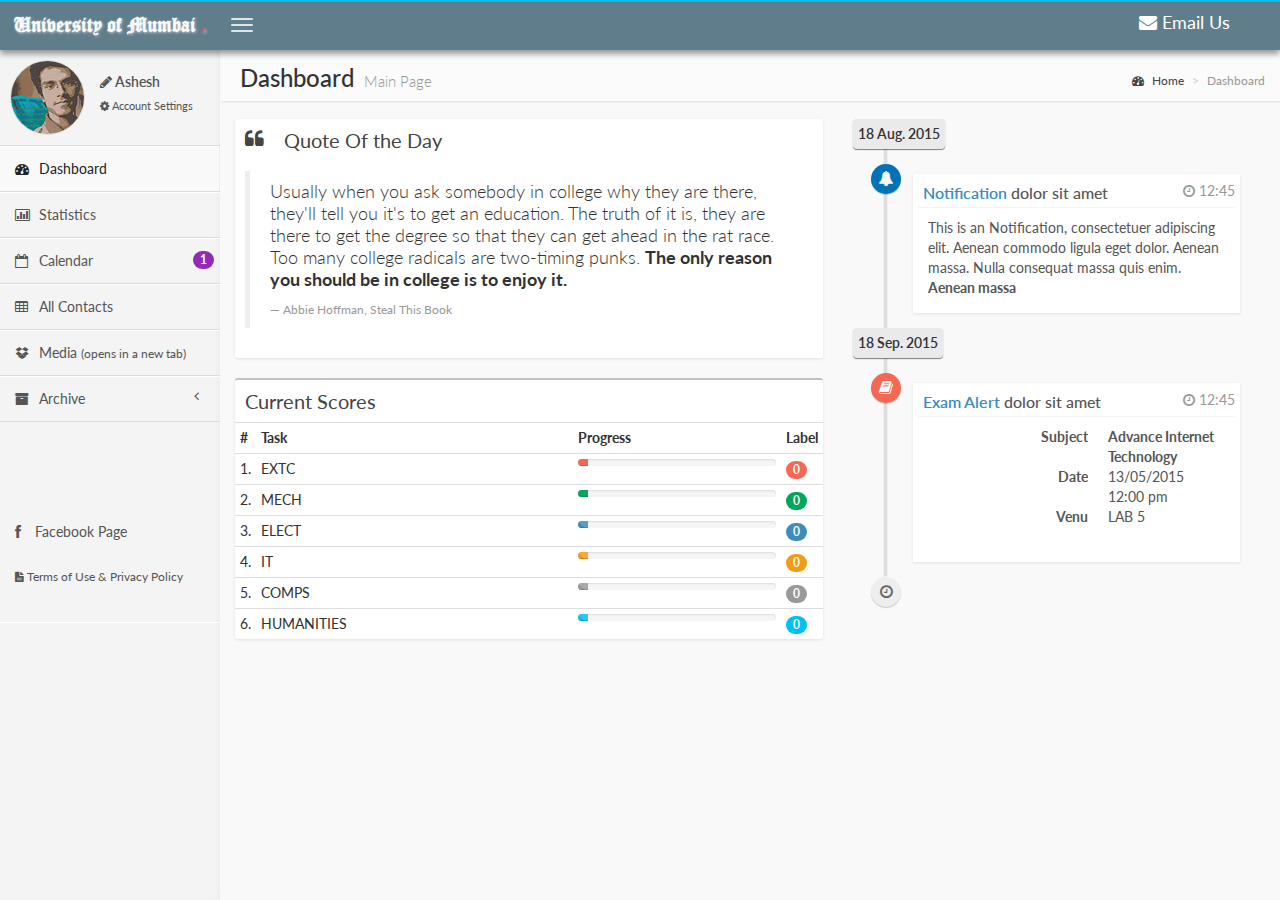
<file: project_AIT/index.html>
<!DOCTYPE html>
<html>

<head>
  <meta charset="UTF-8">
  <meta name="theme-color" content="#607D8B">
  <title>UoM</title>
  <meta name=author content=Ashesh>
  <meta content='width=device-width, initial-scale=1, maximum-scale=1, user-scalable=no' name='viewport'>
  <!-- bootstrap 3.0.2 -->
  <link href="css/bootstrap.min.css" rel="stylesheet" type="text/css" />
  <!-- font Awesome -->
  <link href="css/font-awesome.min.css" rel="stylesheet" type="text/css" />
  <!-- Theme style -->
  <link href="css/style.css" rel="stylesheet" type="text/css" />
  <link rel="shortcut icon" href="favicon.ico">
  <link rel=apple-touch-icon-precomposed sizes=144x144 href="assets/ico/apple-touch-icon-144-precomposed.png">
  <link rel=apple-touch-icon-precomposed sizes=114x114 href="assets/ico/apple-touch-icon-114-precomposed.png">
  <link rel=apple-touch-icon-precomposed sizes=72x72 href="assets/ico/apple-touch-icon-72-precomposed.png">
  <link rel=apple-touch-icon-precomposed href="assets/ico/apple-touch-icon-57-precomposed.png">
  <!-- HTML5 Shim and Respond.js IE8 support of HTML5 elements and media queries -->
  <!-- WARNING: Respond.js doesn't work if you view the page via file:// -->
  <!--[if lt IE 9]>
<script src="https://oss.maxcdn.com/libs/html5shiv/3.7.0/html5shiv.js"></script>
<script src="https://oss.maxcdn.com/libs/respond.js/1.3.0/respond.min.js"></script>
<![endif]-->
</head>

<body class="skin-blue">
  <!-- header logo: style can be found in header.less -->
  <header class="header">
    <a href="index.html" class="logo">University of Mumbai <span>.</span></a>
    <!-- Header Navbar: style can be found in header.less -->
    <nav class="navbar navbar-static-top" role="navigation">
      <!-- Sidebar toggle button-->
      <a href="#" class="navbar-btn sidebar-toggle" data-toggle="offcanvas" role="button">
        <span class="sr-only">Toggle navigation</span>
        <span class="icon-bar"></span>
        <span class="icon-bar"></span>
        <span class="icon-bar"></span>
      </a>
      <!-- Messages: style can be found in dropdown.less-->
      <div class="call-us span8">
        <p><i class="fa fa-envelope"></i><a href="mailto:admin@uom.com?subject=help" id="emailus" target=_top> Email Us</a>
        </p>
      </div>
      <!-- User Account: style can be found in dropdown.less -->
    </nav>
  </header>
  <div class="wrapper row-offcanvas row-offcanvas-left">
    <!-- Left side column. contains the logo and sidebar -->
    <aside class="left-side sidebar-offcanvas">
      <!-- sidebar: style can be found in sidebar.less -->
      <section class="sidebar">
        <!-- Sidebar user panel -->
        <div class="user-panel">
          <div class="pull-left image">
            <img src="img/avatar.png" class="img-circle" alt="User Image" />
          </div>
          <div class="pull-left info">
            <p><a href="mailto:user501254@gmail.com"><i class="fa fa-pencil"></i>  Ashesh</a>
            </p>
            <a href="account.html"><i class="fa fa-cog"></i>Account Settings</a>
          </div>
        </div>
        <!-- sidebar menu: : style can be found in sidebar.less -->
        <ul class="sidebar-menu">
          <li class="active">
            <a href="index.html">
              <i class="fa fa-dashboard"></i> <span>Dashboard</span>
            </a>
          </li>
          <li>
            <a href="statistics.html">
              <i class="fa fa-bar-chart-o"></i>
              <span>Statistics</span>
            </a>
          </li>
          <li>
            <a href="calendar.html">
              <i class="fa fa-calendar-o"></i> <span>Calendar</span>
              <small class="badge pull-right bg-purple">1</small>
            </a>
          </li>
          <li>
            <a href="contacts.html">
              <i class="fa fa-table"></i> <span>All Contacts</span>
            </a>
          </li>

          <li>
            <a href="ftp://localhost" target="_blank">
              <i class="fa fa-dropbox"></i> <span>Media</span>
              <small>(opens in a new tab)</small>
            </a>
          </li>
          <li class="treeview">
            <a href="#">
              <i class="fa fa-archive"></i>
              <span>Archive</span>
              <i class="fa fa-angle-left pull-right"></i>
            </a>
            <ul class="treeview-menu">
              <li><a href="general.html"><i class="fa fa-angle-double-right"></i> Quotes</a>
              </li>
              <li><a href="timeline.html"><i class="fa fa-angle-double-right"></i> Timeline</a>
              </li>
            </ul>
          </li>

          <li id="tospp">
            <a href="https://www.facebook.com/pages/University-of-Mumbai/111950378821457"><i class="fa fa-facebook icon-3x"></i>Facebook Page</a>
            <a href="" data-toggle="modal" data-target="#myModal">
              <small><i class="fa fa-file-text"></i> <span>Terms of Use & Privacy Policy</span></small>
            </a>
          </li>
          <div id="google_translate_element"></div>
        </ul>
      </section>
      <!-- /.sidebar -->
      <!-- Modal -->
      <div class="modal fade" id="myModal" tabindex="-1" role="dialog" aria-labelledby="myModalLabel" aria-hidden="true">
        <div class="modal-dialog">
          <div class="modal-content">
            <div class="modal-header">
              <button type="button" class="close" data-dismiss="modal" aria-label="Close"><span aria-hidden="true">&times;</span>
              </button>
              <h1 class="modal-title" id="myModalLabel">Terms of Use & Privacy Policy</h1>
            </div>
            <div class="modal-body">

              <h2>
                Web Site Terms and Conditions of Use
              </h2>

              <h3>
                1. Terms
              </h3>

              <p>
                By accessing this web site, you are agreeing to be bound by these web site Terms and Conditions of Use, all applicable laws and regulations, and agree that you are responsible for compliance with any applicable local laws. If you do not agree with any of these terms, you are prohibited from using or accessing this site. The materials contained in this web site are protected by applicable copyright and trade mark law.
              </p>

              <h3>
                2. Use License
              </h3>

              <ol type="a">
                <li>
                  Permission is granted to temporarily download one copy of the materials (information or software) on University of Mumbai's web site for personal, non-commercial transitory viewing only. This is the grant of a license, not a transfer of title, and under this license you may not:

                  <ol type="i">
                    <li>modify or copy the materials;</li>
                    <li>use the materials for any commercial purpose, or for any public display (commercial or non-commercial);</li>
                    <li>attempt to decompile or reverse engineer any software contained on University of Mumbai's web site;</li>
                    <li>remove any copyright or other proprietary notations from the materials; or</li>
                    <li>transfer the materials to another person or "mirror" the materials on any other server.</li>
                  </ol>
                </li>
                <li>
                  This license shall automatically terminate if you violate any of these restrictions and may be terminated by University of Mumbai at any time. Upon terminating your viewing of these materials or upon the termination of this license, you must destroy any downloaded materials in your possession whether in electronic or printed format.
                </li>
              </ol>

              <h3>
                3. Disclaimer
              </h3>

              <ol type="a">
                <li>
                  The materials on University of Mumbai's web site are provided "as is". University of Mumbai makes no warranties, expressed or implied, and hereby disclaims and negates all other warranties, including without limitation, implied warranties or conditions of merchantability, fitness for a particular purpose, or non-infringement of intellectual property or other violation of rights. Further, University of Mumbai does not warrant or make any representations concerning the accuracy, likely results, or reliability of the use of the materials on its Internet web site or otherwise relating to such materials or on any sites linked to this site.
                </li>
              </ol>

              <h3>
                4. Limitations
              </h3>

              <p>
                In no event shall University of Mumbai or its suppliers be liable for any damages (including, without limitation, damages for loss of data or profit, or due to business interruption,) arising out of the use or inability to use the materials on University of Mumbai's Internet site, even if University of Mumbai or a University of Mumbai authorized representative has been notified orally or in writing of the possibility of such damage. Because some jurisdictions do not allow limitations on implied warranties, or limitations of liability for consequential or incidental damages, these limitations may not apply to you.
              </p>

              <h3>
                5. Revisions and Errata
              </h3>

              <p>
                The materials appearing on University of Mumbai's web site could include technical, typographical, or photographic errors. University of Mumbai does not warrant that any of the materials on its web site are accurate, complete, or current. University of Mumbai may make changes to the materials contained on its web site at any time without notice. University of Mumbai does not, however, make any commitment to update the materials.
              </p>

              <h3>
                6. Links
              </h3>

              <p>
                University of Mumbai has not reviewed all of the sites linked to its Internet web site and is not responsible for the contents of any such linked site. The inclusion of any link does not imply endorsement by University of Mumbai of the site. Use of any such linked web site is at the user's own risk.
              </p>

              <h3>
                7. Site Terms of Use Modifications
              </h3>

              <p>
                University of Mumbai may revise these terms of use for its web site at any time without notice. By using this web site you are agreeing to be bound by the then current version of these Terms and Conditions of Use.
              </p>

              <h3>
                8. Governing Law
              </h3>

              <p>
                Any claim relating to University of Mumbai's web site shall be governed by the laws of the State of Maharashtra without regard to its conflict of law provisions.
              </p>

              <p>
                General Terms and Conditions applicable to Use of a Web Site.
              </p>



              <h2>
                Privacy Policy
              </h2>

              <p>
                Your privacy is very important to us. Accordingly, we have developed this Policy in order for you to understand how we collect, use, communicate and disclose and make use of personal information. The following outlines our privacy policy.
              </p>

              <ul>
                <li>
                  Before or at the time of collecting personal information, we will identify the purposes for which information is being collected.
                </li>
                <li>
                  We will collect and use of personal information solely with the objective of fulfilling those purposes specified by us and for other compatible purposes, unless we obtain the consent of the individual concerned or as required by law.
                </li>
                <li>
                  We will only retain personal information as long as necessary for the fulfillment of those purposes.
                </li>
                <li>
                  We will collect personal information by lawful and fair means and, where appropriate, with the knowledge or consent of the individual concerned.
                </li>
                <li>
                  Personal data should be relevant to the purposes for which it is to be used, and, to the extent necessary for those purposes, should be accurate, complete, and up-to-date.
                </li>
                <li>
                  We will protect personal information by reasonable security safeguards against loss or theft, as well as unauthorized access, disclosure, copying, use or modification.
                </li>
                <li>
                  We will make readily available to customers information about our policies and practices relating to the management of personal information.
                </li>
              </ul>

              <p>
                We are committed to conducting our business in accordance with these principles in order to ensure that the confidentiality of personal information is protected and maintained.
              </p>


            </div>
            <div class="modal-footer">
              <button type="button" class="btn btn-default" data-dismiss="modal">Close</button>
            </div>
          </div>
        </div>
      </div>
    </aside>
    <!-- Right side column. Contains the navbar and content of the page -->
    <aside class="right-side">
      <!-- Content Header (Page header) -->
      <section class="content-header">
        <h1>
      Dashboard
      <small>Main Page</small>
    </h1>
        <ol class="breadcrumb">
          <li><a href="#"><i class="fa fa-dashboard"></i> Home</a>
          </li>
          <li class="active">Dashboard</li>
        </ol>
      </section>
      <!-- Main content -->
      <section class="content">
        <!-- Small boxes (Stat box) -->
        <!-- Main row -->
        <div class="row">
          <!-- Left col -->
          <section class="col-lg-7 connectedSortable">
            <!-- Quote -->
            <div class="box box-solid">
              <div class="box-header">
                <i class="fa fa-quote-left"></i>
                <h3 class="box-title">Quote Of the Day</h3>
              </div>
              <!-- /.box-header -->
              <div class="box-body clearfix">
                <blockquote class="pull-left">
                  <p>Usually when you ask somebody in college why they are there, they'll tell you it's to get an education. The truth of it is, they are there to get the degree so that they can get ahead in the rat race. Too many college radicals are two-timing punks.
                    <b>The only reason you should be in college is to enjoy it.</b>
                  </p>
                  <small>Abbie Hoffman, <cite title="Source Title"> Steal This Book</cite></small>
                </blockquote>
              </div>
              <!-- /.box-body -->
            </div>
            <!-- /.box -->
            <!-- score table-->
            <div class="box">
              <div class="box-header">
                <h3 class="box-title">Current Scores</h3>
              </div>
              <!-- /.box-header -->
              <div class="box-body no-padding">
                <table class="table table-condensed">
                  <tr>
                    <th style="width: 10px">#</th>
                    <th>Task</th>
                    <th>Progress</th>
                    <th style="width: 40px">Label</th>
                  </tr>
                  <tr>
                    <td>1.</td>
                    <td>EXTC</td>
                    <td>
                      <div class="progress xs">
                        <div class="progress-bar progress-bar-danger" style="width: 5%"></div>
                      </div>
                    </td>
                    <td><span class="badge bg-red">0</span>
                    </td>
                  </tr>
                  <tr>
                    <td>2.</td>
                    <td>MECH</td>
                    <td>
                      <div class="progress xs">
                        <div class="progress-bar progress-bar-success" style="width: 5%"></div>
                      </div>
                    </td>
                    <td><span class="badge bg-green">0</span>
                    </td>
                  </tr>
                  <tr>
                    <td>3.</td>
                    <td>ELECT</td>
                    <td>
                      <div class="progress xs progress-striped active">
                        <div class="progress-bar progress-bar-primary" style="width: 5%"></div>
                      </div>
                    </td>
                    <td><span class="badge bg-light-blue">0</span>
                    </td>
                  </tr>
                  <tr>
                    <td>4.</td>
                    <td>IT</td>
                    <td>
                      <div class="progress xs progress-striped active">
                        <div class="progress-bar progress-bar-yellow" style="width: 5%"></div>
                      </div>
                    </td>
                    <td><span class="badge bg-yellow">0</span>
                    </td>
                  </tr>
                  <tr>
                    <td>5.</td>
                    <td>COMPS</td>
                    <td>
                      <div class="progress xs progress-striped active">
                        <div class="progress-bar progress-bar-inactive" style="width: 5%"></div>
                      </div>
                    </td>
                    <td><span class="badge bg-grey">0</span>
                    </td>
                  </tr>
                  <tr>
                    <td>6.</td>
                    <td>HUMANITIES</td>
                    <td>
                      <div class="progress xs progress-striped active">
                        <div class="progress-bar progress-bar-aqua" style="width: 5%"></div>
                      </div>
                    </td>
                    <td><span class="badge bg-aqua">0</span>
                    </td>
                  </tr>
                </table>
              </div>
              <!-- /.box-body -->
            </div>
            <!-- /.box -->
          </section>
          <!-- /.Left col -->
          <!-- right col (We are only adding the ID to make the widgets sortable)-->
          <section class="col-lg-5 connectedSortable">
            <ul class="timeline">
              <!-- timeline time label -->
              <li class="time-label">
                <span class="bg-gray">
              18 Aug. 2015
            </span>
              </li>
              <!-- /.timeline-label -->
              <!-- timeline item -->
              <li>
                <i class="fa fa-bell bg-blue"></i>
                <div class="timeline-item">
                  <span class="time"><i class="fa fa-clock-o"></i> 12:45</span>
                  <h3 class="timeline-header"><a href="#">Notification</a> dolor sit amet</h3>
                  <div class="timeline-body">
                    This is an Notification, consectetuer adipiscing elit. Aenean commodo ligula eget dolor. Aenean massa. Nulla consequat massa quis enim.
                    </br><b>Aenean massa</b>
                  </div>
                </div>
              </li>
              <!-- timeline time label -->
              <li class="time-label">
                <span class="bg-gray">
          18 Sep. 2015
        </span>
              </li>
              <!-- /.timeline-label -->
              <!-- timeline item -->
              <li>
                <i class="fa fa-book bg-red"></i>
                <div class="timeline-item">
                  <span class="time"><i class="fa fa-clock-o"></i> 12:45</span>
                  <h3 class="timeline-header"><a href="#">Exam Alert</a> dolor sit amet</h3>
                  <div class="timeline-body">


                    <dl class="dl-horizontal">
                      <dt>Subject</dt>
                      <dd><b>Advance Internet Technology</b></dd>
                      <dt>Date</dt>
                      <dd>13/05/2015</dd>
                      <dd>12:00 pm</dd>
                      <dt>Venu</dt>
                      <dd>LAB 5</dd>
                    </dl>

                  </div>
                </div>
              </li>
              <!-- END timeline item -->
              <li>
                <i class="fa fa-clock-o"></i>
              </li>
            </ul>
          </section>
          <!-- right col -->
        </div>
        <!-- /.row (main row) -->
      </section>
      <!-- /.content -->
    </aside>
    <!-- /.right-side -->
  </div>
  <!-- ./wrapper -->
  <!-- add new calendar event modal -->
  <!-- jQuery 2.0.2 -->
  <script src="js/jquery-1.11.2.min.js"></script>
  <!-- Bootstrap -->
  <script src="js/bootstrap.min.js" type="text/javascript"></script>
  <!-- AdminLTE App -->
  <script src="js/extra/app.js" type="text/javascript"></script>
  <!-- Google Analytics -->
  <script>
    (function (i, s, o, g, r, a, m) {
      i['GoogleAnalyticsObject'] = r;
      i[r] = i[r] || function () {
        (i[r].q = i[r].q || []).push(arguments)
      }, i[r].l = 1 * new Date();
      a = s.createElement(o),
        m = s.getElementsByTagName(o)[0];
      a.async = 1;
      a.src = g;
      m.parentNode.insertBefore(a, m)
    })(window, document, 'script', '//www.google-analytics.com/analytics.js', 'ga');

    ga('create', 'UA-59475504-2', 'auto');
    ga('send', 'pageview');
  </script>
  <script type="text/javascript">
    function googleTranslateElementInit() {
      new google.translate.TranslateElement({
        pageLanguage: 'en',
        includedLanguages: 'en,hi,mr',
        gaTrack: true,
        gaId: 'UA-59475504-2'
      }, 'google_translate_element');
    }
  </script>
  <script type="text/javascript" src="//translate.google.com/translate_a/element.js?cb=googleTranslateElementInit"></script>
  <script>
  </script>
</body>

</html>
</file>
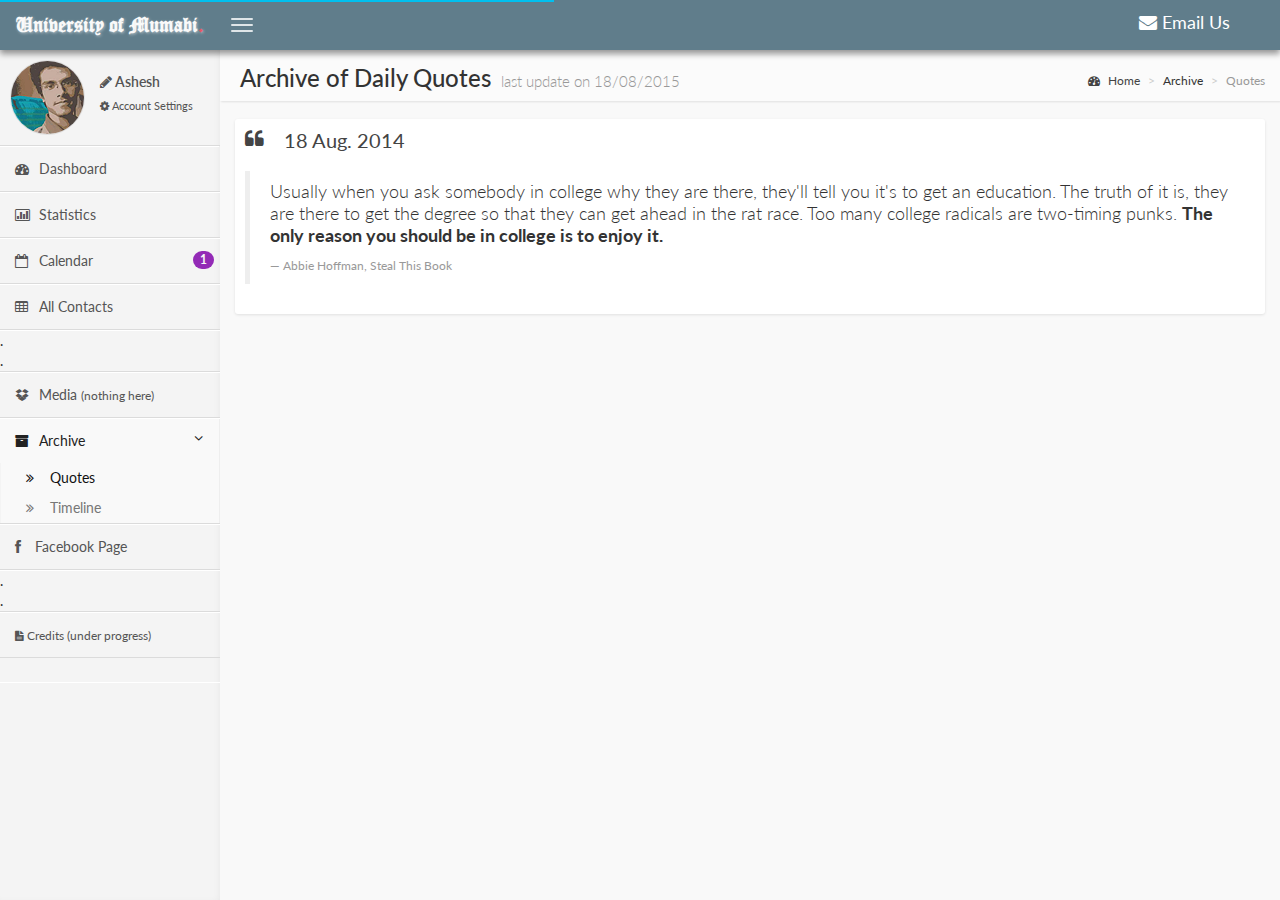
<file: project_AIT/general.html>
<!DOCTYPE html>
<html>

<head>
  <meta charset="UTF-8">
  <title>UoM</title>
  <meta name=author content=Ashesh>
  <meta content='width=device-width, initial-scale=1, maximum-scale=1, user-scalable=no' name='viewport'>
  <!-- bootstrap 3.0.2 -->
  <link href="css/bootstrap.min.css" rel="stylesheet" type="text/css" />
  <!-- font Awesome -->
  <link href="css/font-awesome.min.css" rel="stylesheet" type="text/css" />
  <!-- Theme style -->
  <link href="css/style.css" rel="stylesheet" type="text/css" />

  <link rel="shortcut icon" href="assets/ico/favicon.ico">
  <link rel=apple-touch-icon-precomposed sizes=144x144 href="assets/ico/apple-touch-icon-144-precomposed.png">
  <link rel=apple-touch-icon-precomposed sizes=114x114 href="assets/ico/apple-touch-icon-114-precomposed.png">
  <link rel=apple-touch-icon-precomposed sizes=72x72 href="assets/ico/apple-touch-icon-72-precomposed.png">
  <link rel=apple-touch-icon-precomposed href="assets/ico/apple-touch-icon-57-precomposed.png">

  <!-- HTML5 Shim and Respond.js IE8 support of HTML5 elements and media queries -->
  <!-- WARNING: Respond.js doesn't work if you view the page via file:// -->
  <!--[if lt IE 9]>
          <script src="https://oss.maxcdn.com/libs/html5shiv/3.7.0/html5shiv.js"></script>
          <script src="https://oss.maxcdn.com/libs/respond.js/1.3.0/respond.min.js"></script>
        <![endif]-->
</head>

<body class="skin-blue">
  <!-- header logo: style can be found in header.less -->
  <header class="header">
    <a href="index.html" class="logo">University of Mumabi<span>.</span></a>
    <!-- Header Navbar: style can be found in header.less -->
    <nav class="navbar navbar-static-top" role="navigation">
      <!-- Sidebar toggle button-->
      <a href="#" class="navbar-btn sidebar-toggle" data-toggle="offcanvas" role="button">
        <span class="sr-only">Toggle navigation</span>
        <span class="icon-bar"></span>
        <span class="icon-bar"></span>
        <span class="icon-bar"></span>
      </a>
      <!-- Messages: style can be found in dropdown.less-->
      <div class="call-us span8">
        <p><i class="fa fa-envelope"></i><a href="mailto:admin@uom.com?subject=help" id="emailus" target=_top> Email Us</a>
        </p>
      </div>
      <!-- User Account: style can be found in dropdown.less -->


    </nav>
  </header>
  <div class="wrapper row-offcanvas row-offcanvas-left">
    <!-- Left side column. contains the logo and sidebar -->
    <aside class="left-side sidebar-offcanvas">
      <!-- sidebar: style can be found in sidebar.less -->
      <section class="sidebar">
        <!-- Sidebar user panel -->
        <div class="user-panel">
          <div class="pull-left image">
            <img src="img/avatar.png" class="img-circle" alt="User Image" />
          </div>
          <div class="pull-left info">
            <p><a href="mailto:user501254@gmail.com"><i class="fa fa-pencil"></i>  Ashesh</a>
            </p>
            <a href="account.html"><i class="fa fa-cog"></i>Account Settings</a>
          </div>
        </div>

        <!-- sidebar menu: : style can be found in sidebar.less -->
        <ul class="sidebar-menu">
          <li>
            <a href="index.html">
              <i class="fa fa-dashboard"></i> <span>Dashboard</span>
            </a>
          </li>
          <li>
            <a href="statistics.html">
              <i class="fa fa-bar-chart-o"></i> <span>Statistics</span>
            </a>
          </li>
          <li>
            <a href="calendar.html">
              <i class="fa fa-calendar-o"></i> <span>Calendar</span>
              <small class="badge pull-right bg-purple">1</small>
            </a>
          </li>
          <li>
            <a href="calendar.html">
              <i class="fa fa-table"></i> <span>All Contacts</span>
            </a>
          </li>
          <li>.</br>.</li>
          <li>
            <a href="">
              <i class="fa fa-dropbox"></i> <span>Media</span>
              <small>(nothing here)</small>
            </a>
          </li>
          <li class="treeview active">
            <a href="#">
              <i class="fa fa-archive"></i>
              <span>Archive</span>
              <i class="fa fa-angle-left pull-right"></i>
            </a>
            <ul class="treeview-menu">
              <li class="active"><a href="general.html"><i class="fa fa-angle-double-right"></i> Quotes</a>
              </li>
              <li><a href="timeline.html"><i class="fa fa-angle-double-right"></i> Timeline</a>
              </li>
            </ul>
          </li>
      <li><a href="https://www.facebook.com/pages/University-of-Mumbai/111950378821457"><i class="fa fa-facebook icon-3x"></i>Facebook Page</a>
          </li>
          <li>.</br>.</li>
          <li>
            <a href="">
              <small><i class="fa fa-file-text"></i> <span>Credits (under progress)</span></small>
            </a>
          </li>
          <div id="google_translate_element"></div>
        </ul>
      </section>
      <!-- /.sidebar -->
    </aside>

    <!-- Right side column. Contains the navbar and content of the page -->
    <aside class="right-side">
      <!-- Content Header (Page header) -->
      <section class="content-header">
        <h1>
                        Archive of Daily Quotes
                        <small>last update on 18/08/2015 </small>
                    </h1>
        <ol class="breadcrumb">
          <li><a href="#"><i class="fa fa-dashboard"></i> Home</a>
          </li>
          <li>Archive</li>
          <li class="active">Quotes</li>
        </ol>
      </section>

      <!-- Main content -->
      <section class="content">
        <!-- START ALERTS AND CALLOUTS -->

        <div class="row">
          <div class="col-md-12">
            <div class="box box-solid">
              <div class="box-header">
                <i class="fa fa-quote-left"></i>
                <h3 class="box-title">18 Aug. 2014</h3>
              </div>
              <!-- /.box-header -->
              <div class="box-body">
                <blockquote>
                  <p>Usually when you ask somebody in college why they are there, they'll tell you it's to get an education. The truth of it is, they are there to get the degree so that they can get ahead in the rat race. Too many college radicals are two-timing punks.
                    <b>The only reason you should be in college is to enjoy it.</b>
                  </p>
                  <small>Abbie Hoffman, <cite title="Source Title"> Steal This Book</cite></small>
                </blockquote>
              </div>
              <!-- /.box-body -->
            </div>
            <!-- /.box -->
          </div>
          <!-- ./col -->
        </div>
        <!-- /.row -->



      </section>
      <!-- /.content -->
    </aside>
    <!-- /.right-side -->
  </div>
  <!-- ./wrapper -->


  <!-- jQuery 2.0.2 -->
  <script src="https://ajax.googleapis.com/ajax/libs/jquery/2.0.2/jquery.min.js"></script>
  <!-- Bootstrap -->
  <script src="js/bootstrap.min.js" type="text/javascript"></script>
  <!-- AdminLTE App -->
  <script src="js/extra/app.js" type="text/javascript"></script>
  <script>
    (function (i, s, o, g, r, a, m) {
      i['GoogleAnalyticsObject'] = r;
      i[r] = i[r] || function () {
        (i[r].q = i[r].q || []).push(arguments)
      }, i[r].l = 1 * new Date();
      a = s.createElement(o),
        m = s.getElementsByTagName(o)[0];
      a.async = 1;
      a.src = g;
      m.parentNode.insertBefore(a, m)
    })(window, document, 'script', '//www.google-analytics.com/analytics.js', 'ga');

    ga('create', 'UA-59475504-2', 'auto');
    ga('send', 'pageview');
  </script>
  <script type="text/javascript">
    function googleTranslateElementInit() {
      new google.translate.TranslateElement({
        pageLanguage: 'en',
        includedLanguages: 'en,hi,mr',
        gaTrack: true,
        gaId: 'UA-59475504-2'
      }, 'google_translate_element');
    }
  </script>
  <script type="text/javascript" src="//translate.google.com/translate_a/element.js?cb=googleTranslateElementInit"></script>
</body>

</html>
</file>
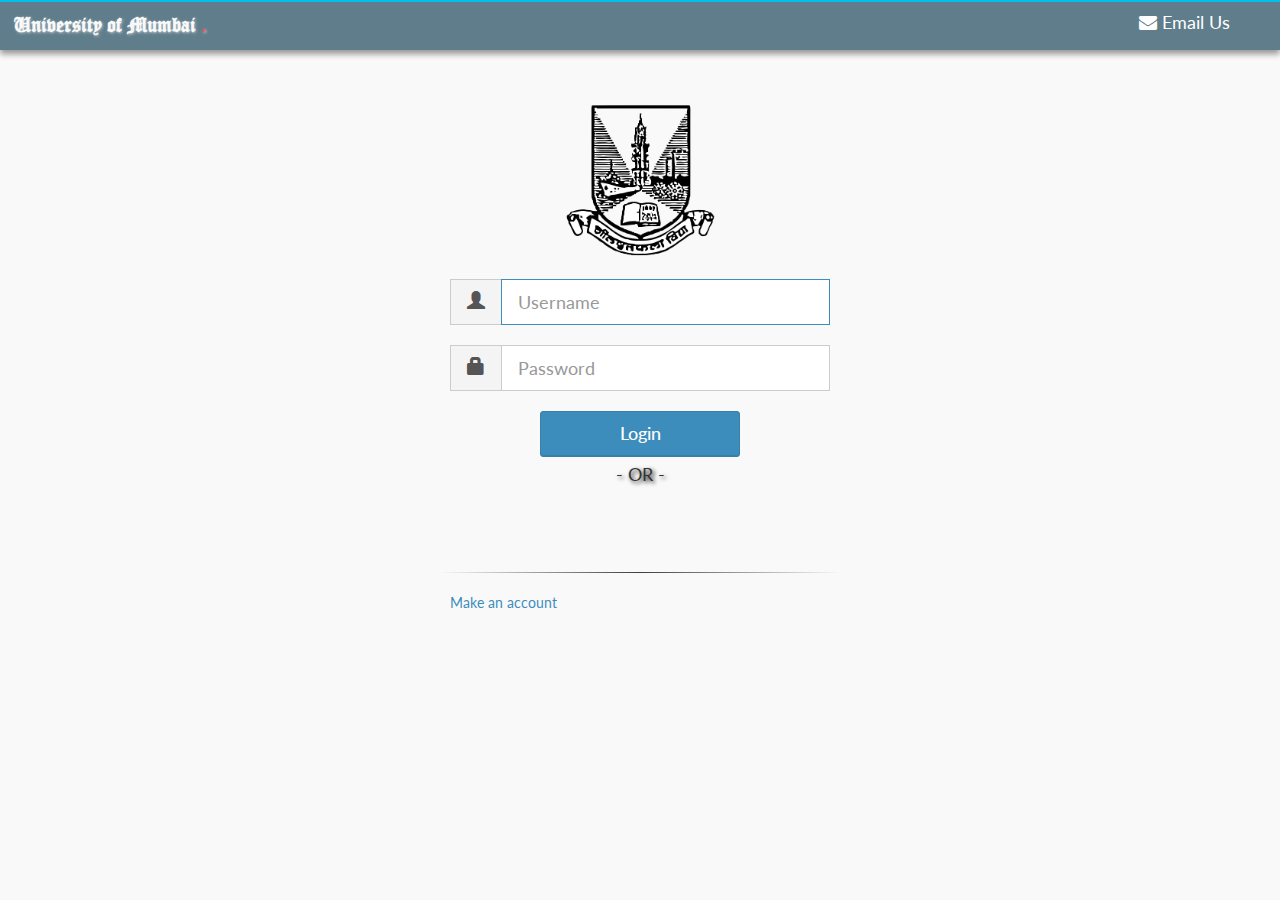
<file: project_AIT/login.html>
<!DOCTYPE html>
<html>

<head>
  <meta charset="UTF-8">
  <title>UoM</title>
  <meta name=author content=Ashesh>
  <meta content='width=device-width, initial-scale=1, maximum-scale=1, user-scalable=no' name='viewport'>
  <!-- bootstrap 3.0.2 -->
  <link href="css/bootstrap.min.css" rel="stylesheet" type="text/css" />
  <!-- font Awesome -->
  <link href="css/font-awesome.min.css" rel="stylesheet" type="text/css" />
  <!-- Theme style -->
  <link href="css/style.css" rel="stylesheet" type="text/css" />
  <link rel="shortcut icon" href="favicon.ico">
  <link rel=apple-touch-icon-precomposed sizes=144x144 href="assets/ico/apple-touch-icon-144-precomposed.png">
  <link rel=apple-touch-icon-precomposed sizes=114x114 href="assets/ico/apple-touch-icon-114-precomposed.png">
  <link rel=apple-touch-icon-precomposed sizes=72x72 href="assets/ico/apple-touch-icon-72-precomposed.png">
  <link rel=apple-touch-icon-precomposed href="assets/ico/apple-touch-icon-57-precomposed.png">
  
  <script type="text/javascript">
    (function () {
      var po = document.createElement('script');
      po.type = 'text/javascript';
      po.async = true;
      po.src = 'https://apis.google.com/js/client:plusone.js';
      var s = document.getElementsByTagName('script')[0];
      s.parentNode.insertBefore(po, s);
    })();

    callback
    function signinCallback(authResult) {
      if (authResult['status']['signed_in']) {
        // Update the app to reflect a signed in user
        // Hide the sign-in button now that the user is authorized, for example:
        document.getElementById('signinButton').setAttribute('style', 'display: none');
      } else {
        // Update the app to reflect a signed out user
        // Possible error values:
        //   "user_signed_out" - User is signed-out
        //   "access_denied" - User denied access to your app
        //   "immediate_failed" - Could not automatically log in the user
        console.log('Sign-in state: ' + authResult['error']);
      }
    } 
  </script>
  
  <!-- HTML5 Shim and Respond.js IE8 support of HTML5 elements and media queries -->
  <!-- WARNING: Respond.js doesn't work if you view the page via file:// -->
  <!--[if lt IE 9]>
<script src="https://oss.maxcdn.com/libs/html5shiv/3.7.0/html5shiv.js"></script>
<script src="https://oss.maxcdn.com/libs/respond.js/1.3.0/respond.min.js"></script>
<![endif]-->
</head>

<body class="skin-blue">
  <!-- header logo: style can be found in header.less -->
  <header class="header">
    <a href="index.html" class="logo">University of Mumbai <span>.</span></a>
    <!-- Header Navbar: style can be found in header.less -->
    <nav class="navbar navbar-static-top" role="navigation">
      <!-- Sidebar toggle button-->
      <a href="#" class="navbar-btn sidebar-toggle" data-toggle="offcanvas" role="button">

      </a>
      <!-- Messages: style can be found in dropdown.less-->
      <div class="call-us span8">
        <p><i class="fa fa-envelope"></i><a href="mailto:admin@uom.com?subject=help" id="emailus" target=_top> Email Us</a>
        </p>
      </div>
      <!-- User Account: style can be found in dropdown.less -->
    </nav>
  </header>
  <div class="wrapper row-offcanvas row-offcanvas-left">
    <!-- Login Form -->
    <form action="login.php" method="POST">
      <img src="img/University-of-Mumbai.png" alt="" />
      <div class="input-group input-group-lg">
        <span class="input-group-addon" id="sizing-addon1"><i class="glyphicon glyphicon-user"></i></span>
        <input type="text" name="username" value="" autofocus="" class="form-control" required="" placeholder="Username" aria-describedby="sizing-addon1" />
      </div>
      <div class="input-group input-group-lg">
        <span class="input-group-addon" id="sizing-addon1"><i class="glyphicon glyphicon-lock"></i></span>
        <input type="password" name="password" value="" class="form-control" required="" placeholder="Password" aria-describedby="sizing-addon1" />
      </div>
      <!--
<label class="input-group checkbox" for="checkbox1">
<input type="checkbox" value="" id="checkbox1" data-toggle="checkbox" class="custom-checkbox" />
<span class="icons"><span class="icon-unchecked"></span><span class="icon-checked"></span></span>Remember me
</label>
-->
      <button class="btn btn-lg btn-primary btn-block" type="submit" name="submit">Login</button>
      <p class="optional">- OR -</p>
      <div id="signinButton">
        <span
              class="g-signin"
              data-callback="signinCallback"
              data-clientid="885653537603-acarbsqptcbe358n5uarnpl6ep9fchnb.apps.googleusercontent.com"
              data-cookiepolicy="single_host_origin"
              data-requestvisibleactions="http://schemas.google.com/AddActivity"
              data-scope="https://www.googleapis.com/auth/plus.login" data-theme="dark">
        </span>
      </div>
    </form>
    <div class="footer">
      <hr />
      <a class="input-group" href="register.html">Make an account</a>
    </div>
  </div>
  <!-- ./wrapper -->
  <!-- add new calendar event modal -->
  <!-- jQuery 2.0.2 -->
  <script src="js/jquery-1.11.2.min.js"></script>
  <!-- Bootstrap -->
  <script src="js/bootstrap.min.js" type="text/javascript"></script>
  <!-- AdminLTE App -->
  <script src="js/extra/app.js" type="text/javascript"></script>
  <!-- Google Analytics -->
  <script>
    (function (i, s, o, g, r, a, m) {
      i['GoogleAnalyticsObject'] = r;
      i[r] = i[r] || function () {
        (i[r].q = i[r].q || []).push(arguments)
      }, i[r].l = 1 * new Date();
      a = s.createElement(o),
        m = s.getElementsByTagName(o)[0];
      a.async = 1;
      a.src = g;
      m.parentNode.insertBefore(a, m)
    })(window, document, 'script', '//www.google-analytics.com/analytics.js', 'ga');

    ga('create', 'UA-59475504-2', 'auto');
    ga('send', 'pageview');
  </script>
  <script type="text/javascript">
    function googleTranslateElementInit() {
      new google.translate.TranslateElement({
        pageLanguage: 'en',
        includedLanguages: 'en,hi,mr',
        gaTrack: true,
        gaId: 'UA-59475504-2'
      }, 'google_translate_element');
    }
  </script>
  <script type="text/javascript" src="//translate.google.com/translate_a/element.js?cb=googleTranslateElementInit"></script>
  <script>
  </script>
</body>

</html>
</file>
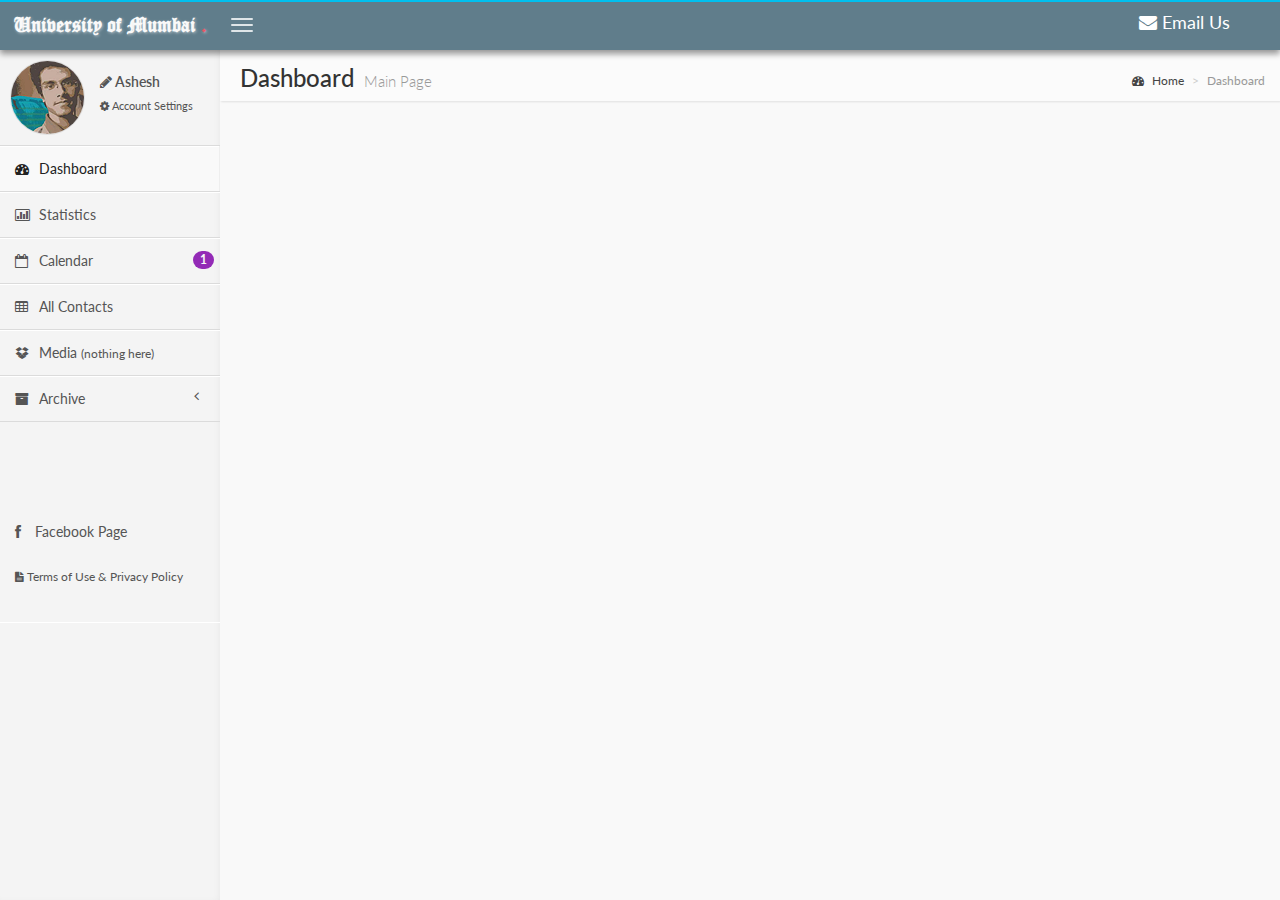
<file: project_AIT/media.html>
<!DOCTYPE html>
<html>

<head>
  <meta charset="UTF-8">
  <title>UoM</title>
  <meta name=author content=Ashesh>
  <meta content='width=device-width, initial-scale=1, maximum-scale=1, user-scalable=no' name='viewport'>
  <!-- bootstrap 3.0.2 -->
  <link href="css/bootstrap.min.css" rel="stylesheet" type="text/css" />
  <!-- font Awesome -->
  <link href="css/font-awesome.min.css" rel="stylesheet" type="text/css" />
  <!-- Theme style -->
  <link href="css/style.css" rel="stylesheet" type="text/css" />
  <link rel="shortcut icon" href="favicon.ico">
  <link rel=apple-touch-icon-precomposed sizes=144x144 href="assets/ico/apple-touch-icon-144-precomposed.png">
  <link rel=apple-touch-icon-precomposed sizes=114x114 href="assets/ico/apple-touch-icon-114-precomposed.png">
  <link rel=apple-touch-icon-precomposed sizes=72x72 href="assets/ico/apple-touch-icon-72-precomposed.png">
  <link rel=apple-touch-icon-precomposed href="assets/ico/apple-touch-icon-57-precomposed.png">
  <!-- HTML5 Shim and Respond.js IE8 support of HTML5 elements and media queries -->
  <!-- WARNING: Respond.js doesn't work if you view the page via file:// -->
  <!--[if lt IE 9]>
<script src="https://oss.maxcdn.com/libs/html5shiv/3.7.0/html5shiv.js"></script>
<script src="https://oss.maxcdn.com/libs/respond.js/1.3.0/respond.min.js"></script>
<![endif]-->
</head>

<body class="skin-blue">
  <!-- header logo: style can be found in header.less -->
  <header class="header">
    <a href="index.html" class="logo">University of Mumbai <span>.</span></a>
    <!-- Header Navbar: style can be found in header.less -->
    <nav class="navbar navbar-static-top" role="navigation">
      <!-- Sidebar toggle button-->
      <a href="#" class="navbar-btn sidebar-toggle" data-toggle="offcanvas" role="button">
        <span class="sr-only">Toggle navigation</span>
        <span class="icon-bar"></span>
        <span class="icon-bar"></span>
        <span class="icon-bar"></span>
      </a>
      <!-- Messages: style can be found in dropdown.less-->
      <div class="call-us span8">
        <p><i class="fa fa-envelope"></i><a href="mailto:admin@uom.com?subject=help" id="emailus" target=_top> Email Us</a>
        </p>
      </div>
      <!-- User Account: style can be found in dropdown.less -->
    </nav>
  </header>
  <div class="wrapper row-offcanvas row-offcanvas-left">
    <!-- Left side column. contains the logo and sidebar -->
    <aside class="left-side sidebar-offcanvas">
      <!-- sidebar: style can be found in sidebar.less -->
      <section class="sidebar">
        <!-- Sidebar user panel -->
        <div class="user-panel">
          <div class="pull-left image">
            <img src="img/avatar.png" class="img-circle" alt="User Image" />
          </div>
          <div class="pull-left info">
            <p><a href="mailto:user501254@gmail.com"><i class="fa fa-pencil"></i>  Ashesh</a>
            </p>
            <a href="account.html"><i class="fa fa-cog"></i>Account Settings</a>
          </div>
        </div>
        <!-- sidebar menu: : style can be found in sidebar.less -->
        <ul class="sidebar-menu">
          <li class="active">
            <a href="index.html">
              <i class="fa fa-dashboard"></i> <span>Dashboard</span>
            </a>
          </li>
          <li>
            <a href="statistics.html">
              <i class="fa fa-bar-chart-o"></i>
              <span>Statistics</span>
            </a>
          </li>
          <li>
            <a href="calendar.html">
              <i class="fa fa-calendar-o"></i> <span>Calendar</span>
              <small class="badge pull-right bg-purple">1</small>
            </a>
          </li>
          <li>
            <a href="contacts.html">
              <i class="fa fa-table"></i> <span>All Contacts</span>
            </a>
          </li>

          <li>
            <a href="">
              <i class="fa fa-dropbox"></i> <span>Media</span>
              <small>(nothing here)</small>
            </a>
          </li>
          <li class="treeview">
            <a href="#">
              <i class="fa fa-archive"></i>
              <span>Archive</span>
              <i class="fa fa-angle-left pull-right"></i>
            </a>
            <ul class="treeview-menu">
              <li><a href="general.html"><i class="fa fa-angle-double-right"></i> Quotes</a>
              </li>
              <li><a href="timeline.html"><i class="fa fa-angle-double-right"></i> Timeline</a>
              </li>
            </ul>
          </li>

          <li id="tospp">
            <a href="https://www.facebook.com/pages/University-of-Mumbai/111950378821457"><i class="fa fa-facebook icon-3x"></i>Facebook Page</a>
            <a href="" data-toggle="modal" data-target="#myModal">
              <small><i class="fa fa-file-text"></i> <span>Terms of Use & Privacy Policy</span></small>
            </a>
          </li>
          <div id="google_translate_element"></div>
        </ul>
      </section>
      <!-- /.sidebar -->
      <!-- Modal -->
      <div class="modal fade" id="myModal" tabindex="-1" role="dialog" aria-labelledby="myModalLabel" aria-hidden="true">
        <div class="modal-dialog">
          <div class="modal-content">
            <div class="modal-header">
              <button type="button" class="close" data-dismiss="modal" aria-label="Close"><span aria-hidden="true">&times;</span>
              </button>
              <h1 class="modal-title" id="myModalLabel">Terms of Use & Privacy Policy</h1>
            </div>
            <div class="modal-body">

              <h2>
Web Site Terms and Conditions of Use
</h2>

              <h3>
1. Terms
</h3>

              <p>
                By accessing this web site, you are agreeing to be bound by these web site Terms and Conditions of Use, all applicable laws and regulations, and agree that you are responsible for compliance with any applicable local laws. If you do not agree with any of these terms, you are prohibited from using or accessing this site. The materials contained in this web site are protected by applicable copyright and trade mark law.
              </p>

              <h3>
2. Use License
</h3>

              <ol type="a">
                <li>
                  Permission is granted to temporarily download one copy of the materials (information or software) on University of Mumbai's web site for personal, non-commercial transitory viewing only. This is the grant of a license, not a transfer of title, and under this license you may not:

                  <ol type="i">
                    <li>modify or copy the materials;</li>
                    <li>use the materials for any commercial purpose, or for any public display (commercial or non-commercial);</li>
                    <li>attempt to decompile or reverse engineer any software contained on University of Mumbai's web site;</li>
                    <li>remove any copyright or other proprietary notations from the materials; or</li>
                    <li>transfer the materials to another person or "mirror" the materials on any other server.</li>
                  </ol>
                </li>
                <li>
                  This license shall automatically terminate if you violate any of these restrictions and may be terminated by University of Mumbai at any time. Upon terminating your viewing of these materials or upon the termination of this license, you must destroy any downloaded materials in your possession whether in electronic or printed format.
                </li>
              </ol>

              <h3>
3. Disclaimer
</h3>

              <ol type="a">
                <li>
                  The materials on University of Mumbai's web site are provided "as is". University of Mumbai makes no warranties, expressed or implied, and hereby disclaims and negates all other warranties, including without limitation, implied warranties or conditions of merchantability, fitness for a particular purpose, or non-infringement of intellectual property or other violation of rights. Further, University of Mumbai does not warrant or make any representations concerning the accuracy, likely results, or reliability of the use of the materials on its Internet web site or otherwise relating to such materials or on any sites linked to this site.
                </li>
              </ol>

              <h3>
4. Limitations
</h3>

              <p>
                In no event shall University of Mumbai or its suppliers be liable for any damages (including, without limitation, damages for loss of data or profit, or due to business interruption,) arising out of the use or inability to use the materials on University of Mumbai's Internet site, even if University of Mumbai or a University of Mumbai authorized representative has been notified orally or in writing of the possibility of such damage. Because some jurisdictions do not allow limitations on implied warranties, or limitations of liability for consequential or incidental damages, these limitations may not apply to you.
              </p>

              <h3>
5. Revisions and Errata
</h3>

              <p>
                The materials appearing on University of Mumbai's web site could include technical, typographical, or photographic errors. University of Mumbai does not warrant that any of the materials on its web site are accurate, complete, or current. University of Mumbai may make changes to the materials contained on its web site at any time without notice. University of Mumbai does not, however, make any commitment to update the materials.
              </p>

              <h3>
6. Links
</h3>

              <p>
                University of Mumbai has not reviewed all of the sites linked to its Internet web site and is not responsible for the contents of any such linked site. The inclusion of any link does not imply endorsement by University of Mumbai of the site. Use of any such linked web site is at the user's own risk.
              </p>

              <h3>
7. Site Terms of Use Modifications
</h3>

              <p>
                University of Mumbai may revise these terms of use for its web site at any time without notice. By using this web site you are agreeing to be bound by the then current version of these Terms and Conditions of Use.
              </p>

              <h3>
8. Governing Law
</h3>

              <p>
                Any claim relating to University of Mumbai's web site shall be governed by the laws of the State of Maharashtra without regard to its conflict of law provisions.
              </p>

              <p>
                General Terms and Conditions applicable to Use of a Web Site.
              </p>



              <h2>
Privacy Policy
</h2>

              <p>
                Your privacy is very important to us. Accordingly, we have developed this Policy in order for you to understand how we collect, use, communicate and disclose and make use of personal information. The following outlines our privacy policy.
              </p>

              <ul>
                <li>
                  Before or at the time of collecting personal information, we will identify the purposes for which information is being collected.
                </li>
                <li>
                  We will collect and use of personal information solely with the objective of fulfilling those purposes specified by us and for other compatible purposes, unless we obtain the consent of the individual concerned or as required by law.
                </li>
                <li>
                  We will only retain personal information as long as necessary for the fulfillment of those purposes.
                </li>
                <li>
                  We will collect personal information by lawful and fair means and, where appropriate, with the knowledge or consent of the individual concerned.
                </li>
                <li>
                  Personal data should be relevant to the purposes for which it is to be used, and, to the extent necessary for those purposes, should be accurate, complete, and up-to-date.
                </li>
                <li>
                  We will protect personal information by reasonable security safeguards against loss or theft, as well as unauthorized access, disclosure, copying, use or modification.
                </li>
                <li>
                  We will make readily available to customers information about our policies and practices relating to the management of personal information.
                </li>
              </ul>

              <p>
                We are committed to conducting our business in accordance with these principles in order to ensure that the confidentiality of personal information is protected and maintained.
              </p>


            </div>
            <div class="modal-footer">
              <button type="button" class="btn btn-default" data-dismiss="modal">Close</button>
            </div>
          </div>
        </div>
      </div>
    </aside>
    <!-- Right side column. Contains the navbar and content of the page -->
    <aside class="right-side">
      <!-- Content Header (Page header) -->
      <section class="content-header">
        <h1>
Dashboard
<small>Main Page</small>
</h1>
        <ol class="breadcrumb">
          <li><a href="#"><i class="fa fa-dashboard"></i> Home</a>
          </li>
          <li class="active">Dashboard</li>
        </ol>
      </section>
      <!-- Main content -->
      <section class="content">
        <!-- Small boxes (Stat box) -->
        <!-- Main row -->
        <div class="row">
          <!-- Left col -->
          <section class="col-lg-7 connectedSortable">

          </section>

        </div>
        <!-- /.row (main row) -->
      </section>
      <!-- /.content -->
    </aside>
    <!-- /.right-side -->
  </div>
  <!-- ./wrapper -->
  <!-- add new calendar event modal -->
  <!-- jQuery 2.0.2 -->
  <script src="js/jquery-1.11.2.min.js"></script>
  <!-- Bootstrap -->
  <script src="js/bootstrap.min.js" type="text/javascript"></script>
  <!-- AdminLTE App -->
  <script src="js/extra/app.js" type="text/javascript"></script>
  <!-- Google Analytics -->
  <script>
    (function (i, s, o, g, r, a, m) {
      i['GoogleAnalyticsObject'] = r;
      i[r] = i[r] || function () {
        (i[r].q = i[r].q || []).push(arguments)
      }, i[r].l = 1 * new Date();
      a = s.createElement(o),
        m = s.getElementsByTagName(o)[0];
      a.async = 1;
      a.src = g;
      m.parentNode.insertBefore(a, m)
    })(window, document, 'script', '//www.google-analytics.com/analytics.js', 'ga');

    ga('create', 'UA-59475504-2', 'auto');
    ga('send', 'pageview');
  </script>
  <script type="text/javascript">
    function googleTranslateElementInit() {
      new google.translate.TranslateElement({
        pageLanguage: 'en',
        includedLanguages: 'en,hi,mr',
        gaTrack: true,
        gaId: 'UA-59475504-2'
      }, 'google_translate_element');
    }
  </script>
  <script type="text/javascript" src="//translate.google.com/translate_a/element.js?cb=googleTranslateElementInit"></script>
  <script>
  </script>
</body>

</html>
</file>
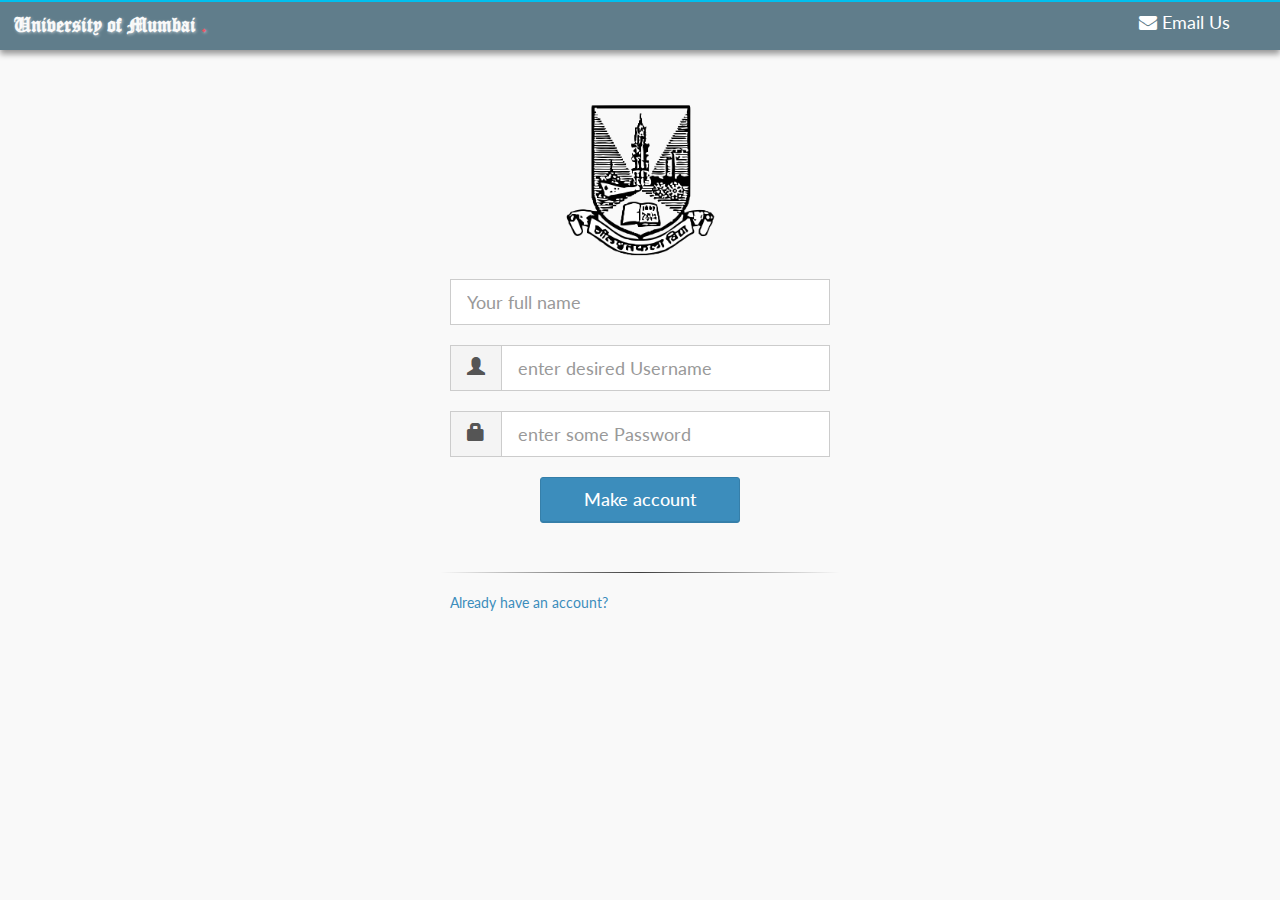
<file: project_AIT/register.html>
<!DOCTYPE html>
<html>

<head>
  <meta charset="UTF-8">
  <title>UoM</title>
  <meta name=author content=Ashesh>
  <meta content='width=device-width, initial-scale=1, maximum-scale=1, user-scalable=no' name='viewport'>
  <!-- bootstrap 3.0.2 -->
  <link href="css/bootstrap.min.css" rel="stylesheet" type="text/css" />
  <!-- font Awesome -->
  <link href="css/font-awesome.min.css" rel="stylesheet" type="text/css" />
  <!-- Theme style -->
  <link href="css/style.css" rel="stylesheet" type="text/css" />
  <link rel="shortcut icon" href="favicon.ico">
  <link rel=apple-touch-icon-precomposed sizes=144x144 href="assets/ico/apple-touch-icon-144-precomposed.png">
  <link rel=apple-touch-icon-precomposed sizes=114x114 href="assets/ico/apple-touch-icon-114-precomposed.png">
  <link rel=apple-touch-icon-precomposed sizes=72x72 href="assets/ico/apple-touch-icon-72-precomposed.png">
  <link rel=apple-touch-icon-precomposed href="assets/ico/apple-touch-icon-57-precomposed.png">
  <!-- HTML5 Shim and Respond.js IE8 support of HTML5 elements and media queries -->
  <!-- WARNING: Respond.js doesn't work if you view the page via file:// -->
  <!--[if lt IE 9]>
<script src="https://oss.maxcdn.com/libs/html5shiv/3.7.0/html5shiv.js"></script>
<script src="https://oss.maxcdn.com/libs/respond.js/1.3.0/respond.min.js"></script>
<![endif]-->
</head>

<body class="skin-blue">
  <!-- header logo: style can be found in header.less -->
  <header class="header">
    <a href="index.html" class="logo">University of Mumbai <span>.</span></a>
    <!-- Header Navbar: style can be found in header.less -->
    <nav class="navbar navbar-static-top" role="navigation">
      <!-- Sidebar toggle button-->
      <a href="#" class="navbar-btn sidebar-toggle" data-toggle="offcanvas" role="button">

      </a>
      <!-- Messages: style can be found in dropdown.less-->
      <div class="call-us span8">
        <p><i class="fa fa-envelope"></i><a href="mailto:admin@uom.com?subject=help" id="emailus" target=_top> Email Us</a>
        </p>
      </div>
      <!-- User Account: style can be found in dropdown.less -->
    </nav>
  </header>
  <div class="wrapper row-offcanvas row-offcanvas-left">
    <!-- Registeration Form -->
    <form id="register-form" action="register.php" method="POST">
      <img src="img/University-of-Mumbai.png" alt="" />
      <div class="form-group input-group-lg">
        <input type="text" name="full_name" required="" pattern="^[A-Za-z. ]{3,36}" placeholder="Your full name" class="form-control" 
               oninvalid="setCustomValidity('must be between 3 to 36 characters long; can have alphabets, dots and spaces.')"
               onchange="try{setCustomValidity('')}catch(e){}">
      </div>
      <div class="input-group input-group-lg">
        <span class="input-group-addon" id="sizing-addon1"><i class="glyphicon glyphicon-user"></i></span>
        <input type="text" name="username" class="form-control" autocomplete="off" required="" pattern="^[a-z0-9.]{3,24}$" placeholder="enter desired Username" aria-describedby="sizing-addon1" 
               oninvalid="setCustomValidity('must be between 3 to 24 characters long; can have lowercase alphabets, numbers and dots.')"
               onchange="try{setCustomValidity('')}catch(e){}">
      </div>
      <div class="input-group input-group-lg">
        <span class="input-group-addon" id="sizing-addon1"><i class="glyphicon glyphicon-lock"></i></span>
        <input type="text" name="password" class="form-control" autocomplete="off" required="" pattern="^(?=^.{4,}$)(?=.*\d)(?=.*[a-z])(?=.*[A-Z])(?!.*\s).*$" placeholder="enter some Password" aria-describedby="sizing-addon1" 
               oninvalid="setCustomValidity('must be atleast 4 characters long; must be a combination of upercase & lowercase alphabets and digit(s); other characters are optional.')"
               onchange="try{setCustomValidity('')}catch(e){}">
      </div>
      <button class="btn btn-lg btn-primary btn-block" type="submit" name="submit">Make account</button>
    </form>
    <div class="footer">
      <hr />
      <a class="input-group" href="login.html">Already have an account?</a>
    </div>
  </div>
  <!-- ./wrapper -->
  <!-- add new calendar event modal -->
  <!-- jQuery 2.0.2 -->
  <script src="js/jquery-1.11.2.min.js"></script>
  <!-- Bootstrap -->
  <script src="js/bootstrap.min.js" type="text/javascript"></script>
  <!-- AdminLTE App -->
  <script src="js/extra/app.js" type="text/javascript"></script>
  <!-- Google Analytics -->
  <script>
    (function (i, s, o, g, r, a, m) {
      i['GoogleAnalyticsObject'] = r;
      i[r] = i[r] || function () {
        (i[r].q = i[r].q || []).push(arguments)
      }, i[r].l = 1 * new Date();
      a = s.createElement(o),
        m = s.getElementsByTagName(o)[0];
      a.async = 1;
      a.src = g;
      m.parentNode.insertBefore(a, m)
    })(window, document, 'script', '//www.google-analytics.com/analytics.js', 'ga');

    ga('create', 'UA-59475504-2', 'auto');
    ga('send', 'pageview');
  </script>
  <script type="text/javascript">
    function googleTranslateElementInit() {
      new google.translate.TranslateElement({
        pageLanguage: 'en',
        includedLanguages: 'en,hi,mr',
        gaTrack: true,
        gaId: 'UA-59475504-2'
      }, 'google_translate_element');
    }
  </script>
  <script type="text/javascript" src="//translate.google.com/translate_a/element.js?cb=googleTranslateElementInit"></script>
  <script>
  </script>
</body>

</html>
</file>
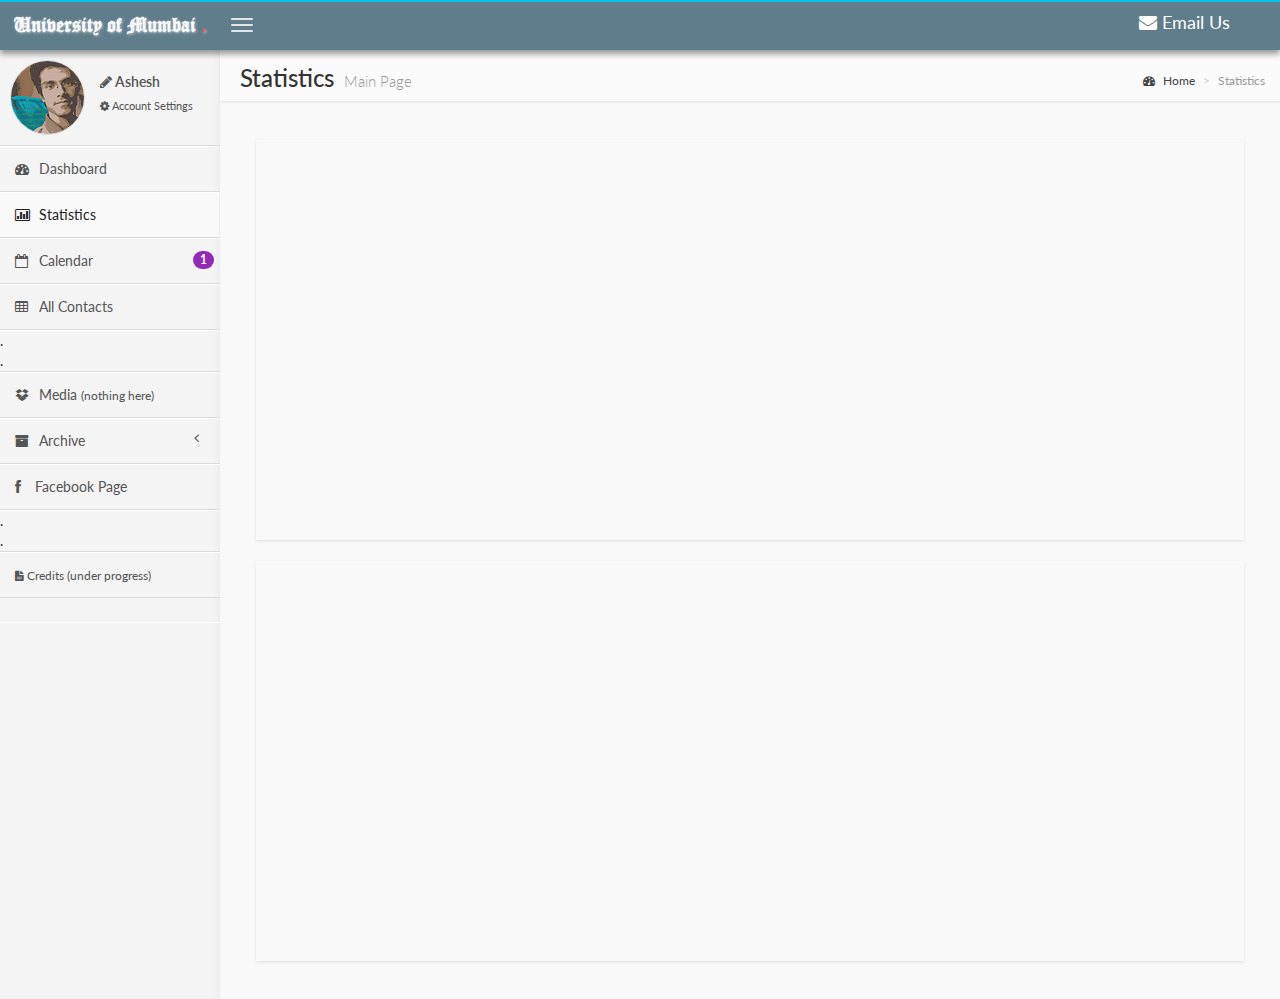
<file: project_AIT/statistics.html>
<!DOCTYPE html>
<html>

<head>
  <meta charset="UTF-8">
  <title>UoM</title>
  <meta name=author content=Ashesh>
  <meta content='width=device-width, initial-scale=1, maximum-scale=1, user-scalable=no' name='viewport'>
  <!-- bootstrap 3.0.2 -->
  <link href="css/bootstrap.min.css" rel="stylesheet" type="text/css" />
  <!-- font Awesome -->
  <link href="css/font-awesome.min.css" rel="stylesheet" type="text/css" />
  <!-- Theme style -->
  <link href="css/style.css" rel="stylesheet" type="text/css" />
  <link rel="shortcut icon" href="favicon.ico">
  <link rel=apple-touch-icon-precomposed sizes=144x144 href="assets/ico/apple-touch-icon-144-precomposed.png">
  <link rel=apple-touch-icon-precomposed sizes=114x114 href="assets/ico/apple-touch-icon-114-precomposed.png">
  <link rel=apple-touch-icon-precomposed sizes=72x72 href="assets/ico/apple-touch-icon-72-precomposed.png">
  <link rel=apple-touch-icon-precomposed href="assets/ico/apple-touch-icon-57-precomposed.png">
  <!-- HTML5 Shim and Respond.js IE8 support of HTML5 elements and media queries -->
  <!-- WARNING: Respond.js doesn't work if you view the page via file:// -->
  <!--[if lt IE 9]>
<script src="https://oss.maxcdn.com/libs/html5shiv/3.7.0/html5shiv.js"></script>
<script src="https://oss.maxcdn.com/libs/respond.js/1.3.0/respond.min.js"></script>
<![endif]-->
</head>

<body class="skin-blue">
  <!-- header logo: style can be found in header.less -->
  <header class="header">
    <a href="index.html" class="logo">University of Mumbai <span>.</span></a>
    <!-- Header Navbar: style can be found in header.less -->
    <nav class="navbar navbar-static-top" role="navigation">
      <!-- Sidebar toggle button-->
      <a href="#" class="navbar-btn sidebar-toggle" data-toggle="offcanvas" role="button">
        <span class="sr-only">Toggle navigation</span>
        <span class="icon-bar"></span>
        <span class="icon-bar"></span>
        <span class="icon-bar"></span>
      </a>
      <!-- Messages: style can be found in dropdown.less-->
      <div class="call-us span8">
        <p><i class="fa fa-envelope"></i><a href="mailto:admin@uom.com?subject=help" id="emailus" target=_top> Email Us</a>
        </p>
        </p>
      </div>
      <!-- User Account: style can be found in dropdown.less -->
    </nav>
  </header>
  <div class="wrapper row-offcanvas row-offcanvas-left">
    <!-- Left side column. contains the logo and sidebar -->
    <aside class="left-side sidebar-offcanvas">
      <!-- sidebar: style can be found in sidebar.less -->
      <section class="sidebar">
        <!-- Sidebar user panel -->
        <div class="user-panel">
          <div class="pull-left image">
            <img src="img/avatar.png" class="img-circle" alt="User Image" />
          </div>
          <div class="pull-left info">
            <p><a href="mailto:user501254@gmail.com"><i class="fa fa-pencil"></i>  Ashesh</a>
            </p>
            <a href="account.html"><i class="fa fa-cog"></i>Account Settings</a>
          </div>
        </div>
        <!-- sidebar menu: : style can be found in sidebar.less -->
        <ul class="sidebar-menu">
          <li>
            <a href="index.html">
              <i class="fa fa-dashboard"></i> <span>Dashboard</span>
            </a>
          </li>
          <li class="active">
            <a href="statistics.html">
              <i class="fa fa-bar-chart-o"></i> <span>Statistics</span>
            </a>
          </li>
          <li>
            <a href="calendar.html">
              <i class="fa fa-calendar-o"></i> <span>Calendar</span>
              <small class="badge pull-right bg-purple">1</small>
            </a>
          </li>
          <li>
            <a href="contacts.html">
              <i class="fa fa-table"></i> <span>All Contacts</span>
            </a>
          </li>
          <li>.</br>.</li>
          <li>
            <a href="">
              <i class="fa fa-dropbox"></i> <span>Media</span>
              <small>(nothing here)</small>
            </a>
          </li>
          <li class="treeview">
            <a href="#">
              <i class="fa fa-archive"></i>
              <span>Archive</span>
              <i class="fa fa-angle-left pull-right"></i>
            </a>
            <ul class="treeview-menu">
              <li><a href="general.html"><i class="fa fa-angle-double-right"></i> Quotes</a>
              </li>
              <li><a href="timeline.html"><i class="fa fa-angle-double-right"></i> Timeline</a>
              </li>
            </ul>
          </li>
      <li><a href="https://www.facebook.com/pages/University-of-Mumbai/111950378821457"><i class="fa fa-facebook icon-3x"></i>Facebook Page</a>
          </li>
          <li>.</br>.</li>
          <li>
            <a href="">
              <small><i class="fa fa-file-text"></i> <span>Credits (under progress)</span></small>
            </a>
          </li>
          <div id="google_translate_element"></div>
        </ul>
      </section>
      <!-- /.sidebar -->
    </aside>
    <!-- Right side column. Contains the navbar and content of the page -->
    <aside class="right-side">
      <!-- Content Header (Page header) -->
      <section class="content-header">
        <h1>
          Statistics
      <small>Main Page</small>
    </h1>
        <ol class="breadcrumb">
          <li><a href="#"><i class="fa fa-dashboard"></i> Home</a>
          </li>
          <li class="active">Statistics</li>
        </ol>
      </section>
      <!-- Main content -->
      <section class="content">
        <!-- Small boxes (Stat box) -->
        <!-- Main row -->
        <div class="row">
          <!-- Left col -->

          <!-- /.Left col -->
          <!-- right col (We are only adding the ID to make the widgets sortable)-->
          <section class="col-lg-12 connectedSortable">
            <div id="chart1" class="chart" style="min-width: 310px; height: 400px"></div>
            <div id="chart2" class="chart" style="min-width: 310px; height: 400px"></div>
          </section>
          <!-- right col -->
        </div>
        <!-- /.row (main row) -->
      </section>
      <!-- /.content -->
    </aside>
    <!-- /.right-side -->
  </div>
  <!-- ./wrapper -->
  <!-- add new calendar event modal -->
  <!-- jQuery 2.0.2 -->
  <script src="js/jquery-1.11.2.min.js"></script>
  <!-- Bootstrap -->
  <script src="js/bootstrap.min.js" type="text/javascript"></script>
  <!-- AdminLTE App -->
  <script src="js/extra/app.js" type="text/javascript"></script>
  <!-- Google Analytics -->
  <script>
    (function (i, s, o, g, r, a, m) {
      i['GoogleAnalyticsObject'] = r;
      i[r] = i[r] || function () {
        (i[r].q = i[r].q || []).push(arguments)
      }, i[r].l = 1 * new Date();
      a = s.createElement(o),
        m = s.getElementsByTagName(o)[0];
      a.async = 1;
      a.src = g;
      m.parentNode.insertBefore(a, m)
    })(window, document, 'script', '//www.google-analytics.com/analytics.js', 'ga');

    ga('create', 'UA-59475504-2', 'auto');
    ga('send', 'pageview');
  </script>
  <script type="text/javascript">
    function googleTranslateElementInit() {
      new google.translate.TranslateElement({
        pageLanguage: 'en',
        includedLanguages: 'en,hi,mr',
        gaTrack: true,
        gaId: 'UA-59475504-2'
      }, 'google_translate_element');
    }
  </script>
  <script type="text/javascript" src="//translate.google.com/translate_a/element.js?cb=googleTranslateElementInit"></script>
  <script src="http://code.highcharts.com/highcharts.js"></script>
  <script src="http://code.highcharts.com/modules/exporting.js"></script>
  <script>
    $(function () {
      $('#chart1').highcharts({
        title: {
          text: 'CGPA Combination'
        },
        xAxis: {
          categories: ['SEM-I', 'SEM-II', 'SEM-III', 'SEM-IV', 'SEM-V']
        },
        labels: {
          items: [{
            html: 'Contribution to current CGPA',
            style: {
              left: '50px',
              top: '18px',
              color: (Highcharts.theme && Highcharts.theme.textColor) || 'black'
            }
        }]
        },
        series: [{
          type: 'column',
          name: 'Theory',
          data: [8, 7, 8, 9, 7]
      }, {
          type: 'column',
          name: 'Practical/Oral',
          data: [3, 2, 3, 1, 2]
      }, {
          type: 'column',
          name: 'Term Work',
          data: [2, 3, 3, 1, 2]
      }, {
          type: 'spline',
          name: 'Average',
          data: [3, 2.67, 3, 6.33, 3.33],
          marker: {
            lineWidth: 2,
            lineColor: Highcharts.getOptions().colors[3],
            fillColor: 'white'
          }
      }, {
          type: 'pie',
          name: 'Total consumption',
          data: [{
            name: 'Theory',
            y: 13,
            color: Highcharts.getOptions().colors[0] // Jane's color
        }, {
            name: 'Practical/Oral',
            y: 23,
            color: Highcharts.getOptions().colors[1] // John's color
        }, {
            name: 'Term Work',
            y: 19,
            color: Highcharts.getOptions().colors[2] // Joe's color
        }],
          center: [100, 80],
          size: 100,
          showInLegend: false,
          dataLabels: {
            enabled: false
          }
      }]
      });
    });
  </script>
  <script>
    $(function () {
      $('#chart2').highcharts({
        chart: {
          type: 'column'
        },
        title: {
          text: 'Attendence'
        },
        xAxis: {
          categories: ['SEM-I', 'SEM-II', 'SEM-III', 'SEM-IV', 'SEM-V'],
          title: {
            text: null
          }
        },
        yAxis: {
          min: 0,
          title: {
            text: 'Attendence (in percentage)',
            align: 'high'
          },
          labels: {
            overflow: 'justify'
          }
        },
        tooltip: {
          valueSuffix: ' %'
        },
        plotOptions: {
          bar: {
            dataLabels: {
              enabled: true
            }
          }
        },
        credits: {
          enabled: false
        },
        series: [{
          name: 'semester attendence',
          data: [87, 78, 93, 94, 82]
      }]
      });
    });
  </script>
</body>

</html>
</file>
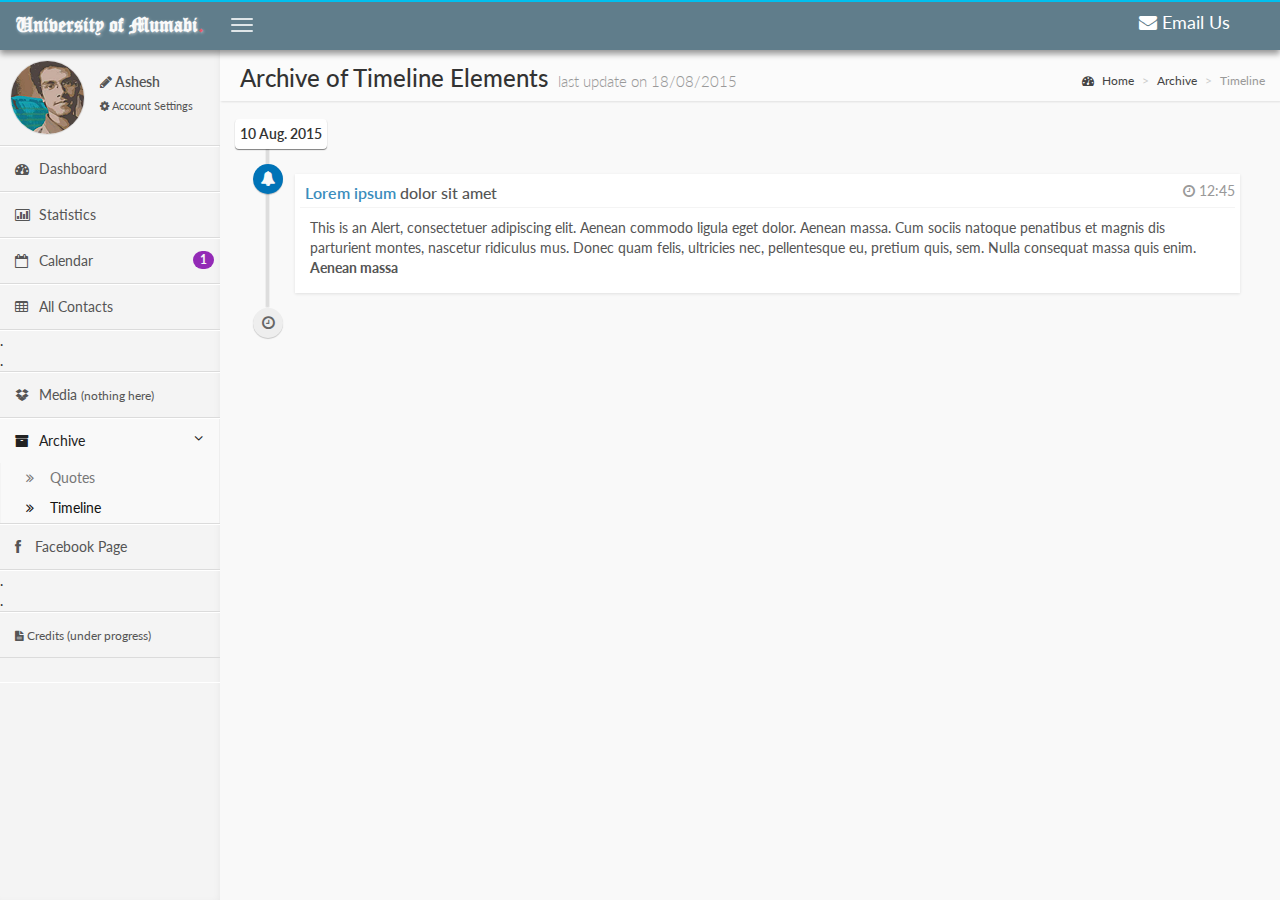
<file: project_AIT/timeline.html>
<!DOCTYPE html>
<html>

<head>
  <meta charset="UTF-8">
  <title>UoM</title>
  <meta name=author content=Ashesh>
  <meta content='width=device-width, initial-scale=1, maximum-scale=1, user-scalable=no' name='viewport'>
  <!-- bootstrap 3.0.2 -->
  <link href="css/bootstrap.min.css" rel="stylesheet" type="text/css" />
  <!-- font Awesome -->
  <link href="css/font-awesome.min.css" rel="stylesheet" type="text/css" />
  <!-- Theme style -->
  <link href="css/style.css" rel="stylesheet" type="text/css" />

  <link rel="shortcut icon" href="assets/ico/favicon.ico">
  <link rel=apple-touch-icon-precomposed sizes=144x144 href="assets/ico/apple-touch-icon-144-precomposed.png">
  <link rel=apple-touch-icon-precomposed sizes=114x114 href="assets/ico/apple-touch-icon-114-precomposed.png">
  <link rel=apple-touch-icon-precomposed sizes=72x72 href="assets/ico/apple-touch-icon-72-precomposed.png">
  <link rel=apple-touch-icon-precomposed href="assets/ico/apple-touch-icon-57-precomposed.png">

  <!-- HTML5 Shim and Respond.js IE8 support of HTML5 elements and media queries -->
  <!-- WARNING: Respond.js doesn't work if you view the page via file:// -->
  <!--[if lt IE 9]>
          <script src="https://oss.maxcdn.com/libs/html5shiv/3.7.0/html5shiv.js"></script>
          <script src="https://oss.maxcdn.com/libs/respond.js/1.3.0/respond.min.js"></script>
        <![endif]-->
</head>

<body class="skin-blue">
  <!-- header logo: style can be found in header.less -->
  <header class="header">
    <a href="index.html" class="logo">University of Mumabi<span>.</span></a>
    <!-- Header Navbar: style can be found in header.less -->
    <nav class="navbar navbar-static-top" role="navigation">
      <!-- Sidebar toggle button-->
      <a href="#" class="navbar-btn sidebar-toggle" data-toggle="offcanvas" role="button">
        <span class="sr-only">Toggle navigation</span>
        <span class="icon-bar"></span>
        <span class="icon-bar"></span>
        <span class="icon-bar"></span>
      </a>
      <!-- Messages: style can be found in dropdown.less-->
      <div class="call-us span8">
        <p><i class="fa fa-envelope"></i><a href="mailto:admin@uom.com?subject=help" id="emailus" target=_top> Email Us</a>
        </p>
      </div>
      <!-- User Account: style can be found in dropdown.less -->


    </nav>
  </header>
  <div class="wrapper row-offcanvas row-offcanvas-left">
    <!-- Left side column. contains the logo and sidebar -->
    <aside class="left-side sidebar-offcanvas">
      <!-- sidebar: style can be found in sidebar.less -->
      <section class="sidebar">
        <!-- Sidebar user panel -->
        <div class="user-panel">
          <div class="pull-left image">
            <img src="img/avatar.png" class="img-circle" alt="User Image" />
          </div>
          <div class="pull-left info">
            <p><a href="mailto:user501254@gmail.com"><i class="fa fa-pencil"></i>  Ashesh</a>
            </p>
            <a href="account.html"><i class="fa fa-cog"></i>Account Settings</a>
          </div>
        </div>

        <!-- sidebar menu: : style can be found in sidebar.less -->
        <ul class="sidebar-menu">
          <li>
            <a href="index.html">
              <i class="fa fa-dashboard"></i> <span>Dashboard</span>
            </a>
          </li>
          <li>
            <a href="statistics.html">
              <i class="fa fa-bar-chart-o"></i> <span>Statistics</span>
            </a>
          </li>
          <li>
            <a href="calendar.html">
              <i class="fa fa-calendar-o"></i> <span>Calendar</span>
              <small class="badge pull-right bg-purple">1</small>
            </a>
          </li>
          <li>
            <a href="data.html">
              <i class="fa fa-table"></i> <span>All Contacts</span>
            </a>
          </li>
          <li>.</br>.</li>
          <li>
            <a href="">
              <i class="fa fa-dropbox"></i> <span>Media</span>
              <small>(nothing here)</small>
            </a>
          </li>
          <li class="treeview active">
            <a href="#">
              <i class="fa fa-archive"></i>
              <span>Archive</span>
              <i class="fa fa-angle-left pull-right"></i>
            </a>
            <ul class="treeview-menu">
              <li><a href="general.html"><i class="fa fa-angle-double-right"></i> Quotes</a>
              </li>
              <li class="active"><a href="timeline.html"><i class="fa fa-angle-double-right"></i> Timeline</a>
              </li>
            </ul>
          </li>
      <li><a href="https://www.facebook.com/pages/University-of-Mumbai/111950378821457"><i class="fa fa-facebook icon-3x"></i>Facebook Page</a>
          </li>
          <li>.</br>.</li>
          <li>
            <a href="">
              <small><i class="fa fa-file-text"></i> <span>Credits (under progress)</span></small>
            </a>
          </li>
          <div id="google_translate_element"></div>
        </ul>
      </section>
      <!-- /.sidebar -->
    </aside>

    <!-- Right side column. Contains the navbar and content of the page -->
    <aside class="right-side">
      <!-- Content Header (Page header) -->
      <section class="content-header">
        <h1>
                        Archive of Timeline Elements
                        <small>last update on 18/08/2015 </small>
                    </h1>
        <ol class="breadcrumb">
          <li><a href="#"><i class="fa fa-dashboard"></i> Home</a>
          </li>
          <li><a href="#">Archive</a>
          </li>
          <li class="active">Timeline</li>
        </ol>
      </section>

      <!-- Main content -->
      <section class="content">

        <!-- row -->
        <div class="row">
          <div class="col-md-12">
            <!-- The time line -->
            <ul class="timeline">
              <!-- timeline time label -->
              <li class="time-label">
                <span class="bg-grey">
                                        10 Aug. 2015
                                    </span>
              </li>
              <!-- /.timeline-label -->
              <!-- timeline item -->
              <li>
                <i class="fa fa-bell bg-blue"></i>
                <div class="timeline-item">
                  <span class="time"><i class="fa fa-clock-o"></i> 12:45</span>
                  <h3 class="timeline-header"><a href="#">Lorem ipsum</a> dolor sit amet</h3>
                  <div class="timeline-body">
                    This is an Alert, consectetuer adipiscing elit. Aenean commodo ligula eget dolor. Aenean massa. Cum sociis natoque penatibus et magnis dis parturient montes, nascetur ridiculus mus. Donec quam felis, ultricies nec, pellentesque eu, pretium quis, sem. Nulla consequat massa quis enim.
                    </br><b>Aenean massa</b>
                  </div>
                </div>
              </li>
              <!-- END timeline item -->
              <li>
                <i class="fa fa-clock-o"></i>
              </li>
            </ul>
          </div>
          <!-- /.col -->
        </div>
        <!-- /.row -->

      </section>
      <!-- /.content -->
    </aside>
    <!-- /.right-side -->
  </div>
  <!-- ./wrapper -->

  <!-- jQuery 2.0.2 -->
  <script src="https://ajax.googleapis.com/ajax/libs/jquery/2.0.2/jquery.min.js"></script>
  <!-- Bootstrap -->
  <script src="js/bootstrap.min.js" type="text/javascript"></script>
  <!-- AdminLTE App -->
  <script src="js/extra/app.js" type="text/javascript"></script>
  <script>
    (function (i, s, o, g, r, a, m) {
      i['GoogleAnalyticsObject'] = r;
      i[r] = i[r] || function () {
        (i[r].q = i[r].q || []).push(arguments)
      }, i[r].l = 1 * new Date();
      a = s.createElement(o),
        m = s.getElementsByTagName(o)[0];
      a.async = 1;
      a.src = g;
      m.parentNode.insertBefore(a, m)
    })(window, document, 'script', '//www.google-analytics.com/analytics.js', 'ga');

    ga('create', 'UA-59475504-2', 'auto');
    ga('send', 'pageview');
  </script>
  <script type="text/javascript">
    function googleTranslateElementInit() {
      new google.translate.TranslateElement({
        pageLanguage: 'en',
        includedLanguages: 'en,hi,mr',
        gaTrack: true,
        gaId: 'UA-59475504-2'
      }, 'google_translate_element');
    }
  </script>
  <script type="text/javascript" src="//translate.google.com/translate_a/element.js?cb=googleTranslateElementInit"></script>
</body>

</html>
</file>
<file: project_AIT/css/style.css>
@import url(//fonts.googleapis.com/css?family=Lato:300,400,600,700,300italic,400italic,600italic);
@import url(//fonts.googleapis.com/css?family=Lobster);
@font-face {
  font-family: 'OldEnglishTextMTRegular';
  src: url('../fonts/oldengl.eot');
  src: url('../fonts/oldengl.eot') format('embedded-opentype'), url('../fonts/oldengl.woff') format('woff'), url('../fonts/oldengl.ttf') format('truetype'), url('../fonts/oldengl.svg#OldEnglishTextMTRegular') format('svg');
}

html,
body {
  overflow-x: hidden !important;
  font-family: 'Lato', 'Source Sans Pro', sans-serif;
  -webkit-font-smoothing: antialiased;
  min-height: 100%;
  background: #f9f9f9;
}

a {
  color: #3c8dbc;
}

a:hover,
a:active,
a:focus {
  outline: none;
  text-decoration: none;
  color: #72afd2;
}

.wrapper {
  min-height: 100%;
}

.wrapper:before,
.wrapper:after {
  display: table;
  content: " ";
}

.wrapper:after {
  clear: both;
}

body > .header {
  position: absolute;
  top: 0;
  left: 0;
  right: 0;
  box-shadow: 0px 4px 6px rgba(0, 0, 0, 0.4);
  z-index: 1030;
}

.right-side,
.left-side {
  min-height: 100%;
  display: block;
}

.right-side {
  background-color: #f9f9f9;
  margin-left: 220px;
}

.left-side {
  position: absolute;
  width: 220px;
  top: 0;
}

@media screen and (min-width: 992px) {
  .left-side {
    top: 50px;
  }
  .right-side.strech {
    margin-left: 0;
  }
  .right-side.strech > .content-header {
    margin-top: 0px;
  }
  .left-side.collapse-left {
    left: -220px;
  }
}

@media screen and (max-width: 992px) {
  .right-side {
    margin-left: 0;
  }
}

body.fixed > .header,
body.fixed .left-side,
body.fixed .navbar {
  position: fixed;
}

body.fixed > .header {
  top: 0;
  right: 0;
  left: 0;
}

body.fixed .navbar {
  left: 0;
  right: 0;
}

body.fixed .wrapper {
  margin-top: 50px;
}

.content {
  padding: 18px 15px;
  background: #f9f9f9;
  overflow: auto;
}

h1,
h2,
h3,
h4,
h5,
h6,
.h1,
.h2,
.h3,
.h4,
.h5,
.h6 {
  font-family: 'Lato', 'Source Sans Pro', sans-serif;
}

.page-header {
  margin: 10px 0 20px 0;
  font-size: 22px;
}

.page-header > small {
  color: #666;
  display: block;
  margin-top: 5px;
}

img {
  max-width: 100% !important;
}

.sort-highlight {
  background: #f4f4f4;
  border: 1px dashed #ddd;
  margin-bottom: 10px;
}

.pad {
  padding: 10px;
}

.margin {
  margin: 10px;
}

.inline {
  display: inline;
  width: auto;
}

.bg-red,
.bg-yellow,
.bg-aqua,
.bg-blue,
.bg-light-blue,
.bg-green,
.bg-navy,
.bg-teal,
.bg-olive,
.bg-lime,
.bg-orange,
.bg-fuchsia,
.bg-purple,
.bg-maroon,
.bg-black {
  color: #f9f9f9 !important;
}

.bg-gray {
  background-color: #eaeaec !important;
}

.bg-black {
  background-color: #222222 !important;
}

.bg-red {
  background-color: #f56954 !important;
}

.bg-yellow {
  background-color: #f39c12 !important;
}

.bg-aqua {
  background-color: #00c0ef !important;
}

.bg-blue {
  background-color: #0073b7 !important;
}

.bg-light-blue {
  background-color: #3c8dbc !important;
}

.bg-green {
  background-color: #00a65a !important;
}

.bg-navy {
  background-color: #001f3f !important;
}

.bg-teal {
  background-color: #39cccc !important;
}

.bg-olive {
  background-color: #3d9970 !important;
}

.bg-lime {
  background-color: #01ff70 !important;
}

.bg-orange {
  background-color: #ff851b !important;
}

.bg-fuchsia {
  background-color: #f012be !important;
}

.bg-purple {
  background-color: #932ab6 !important;
}

.bg-maroon {
  background-color: #85144b !important;
}

.text-red {
  color: #f56954 !important;
}

.text-yellow {
  color: #f39c12 !important;
}

.text-aqua {
  color: #00c0ef !important;
}

.text-blue {
  color: #0073b7 !important;
}

.text-black {
  color: #222222 !important;
}

.text-light-blue {
  color: #3c8dbc !important;
}

.text-green {
  color: #00a65a !important;
}

.text-navy {
  color: #001f3f !important;
}

.text-teal {
  color: #39cccc !important;
}

.text-olive {
  color: #3d9970 !important;
}

.text-lime {
  color: #01ff70 !important;
}

.text-orange {
  color: #ff851b !important;
}

.text-fuchsia {
  color: #f012be !important;
}

.text-purple {
  color: #932ab6 !important;
}

.text-maroon {
  color: #85144b !important;
}

.hide {
  display: none !important;
}

.no-border {
  border: 0px !important;
}

.no-padding {
  padding: 0px !important;
}

.no-margin {
  margin: 0px !important;
}

.no-shadow {
  box-shadow: none!important;
}

@media print {
  .no-print {
    display: none;
  }
  .left-side,
  .header,
  .content-header {
    display: none;
  }
  .right-side {
    margin: 0;
  }
}

.flat {
  -webkit-border-radius: 0 !important;
  -moz-border-radius: 0 !important;
  border-radius: 0 !important;
}

.table-striped > tbody > tr:nth-child(odd) > td,
.table-striped > tbody > tr:nth-child(odd) > th {
  background-color: #f3f4f5;
}

.table.no-border,
.table.no-border td,
.table.no-border th {
  border: 0;
}

table.text-center,
table.text-center td,
table.text-center th {
  text-align: center;
}

.table.align th {
  text-align: left;
}

.table.align td {
  text-align: right;
}

.text-bold,
.text-bold.table td,
.text-bold.table th {
  font-weight: 700;
}

.border-radius-none {
  -webkit-border-radius: 0 !important;
  -moz-border-radius: 0 !important;
  border-radius: 0 !important;
}

.jqstooltip {
  padding: 5px!important;
  width: auto!important;
  height: auto!important;
}

.bg-teal-gradient {
  background: #39cccc !important;
  background: -webkit-gradient(linear, left bottom, left top, color-stop(0, #39cccc), color-stop(1, #7adddd)) !important;
  background: -ms-linear-gradient(bottom, #39cccc, #7adddd) !important;
  background: -moz-linear-gradient(center bottom, #39cccc 0%, #7adddd 100%) !important;
  background: -o-linear-gradient(#7adddd, #39cccc) !important;
  filter: progid: DXImageTransform.Microsoft.gradient(startColorstr='#7adddd', endColorstr='#39cccc', GradientType=0) !important;
  color: #fff;
}

.bg-light-blue-gradient {
  background: #3c8dbc !important;
  background: -webkit-gradient(linear, left bottom, left top, color-stop(0, #3c8dbc), color-stop(1, #67a8ce)) !important;
  background: -ms-linear-gradient(bottom, #3c8dbc, #67a8ce) !important;
  background: -moz-linear-gradient(center bottom, #3c8dbc 0%, #67a8ce 100%) !important;
  background: -o-linear-gradient(#67a8ce, #3c8dbc) !important;
  filter: progid: DXImageTransform.Microsoft.gradient(startColorstr='#67a8ce', endColorstr='#3c8dbc', GradientType=0) !important;
  color: #fff;
}

.bg-blue-gradient {
  background: #0073b7 !important;
  background: -webkit-gradient(linear, left bottom, left top, color-stop(0, #0073b7), color-stop(1, #0089db)) !important;
  background: -ms-linear-gradient(bottom, #0073b7, #0089db) !important;
  background: -moz-linear-gradient(center bottom, #0073b7 0%, #0089db 100%) !important;
  background: -o-linear-gradient(#0089db, #0073b7) !important;
  filter: progid: DXImageTransform.Microsoft.gradient(startColorstr='#0089db', endColorstr='#0073b7', GradientType=0) !important;
  color: #fff;
}

.bg-aqua-gradient {
  background: #00c0ef !important;
  background: -webkit-gradient(linear, left bottom, left top, color-stop(0, #00c0ef), color-stop(1, #14d1ff)) !important;
  background: -ms-linear-gradient(bottom, #00c0ef, #14d1ff) !important;
  background: -moz-linear-gradient(center bottom, #00c0ef 0%, #14d1ff 100%) !important;
  background: -o-linear-gradient(#14d1ff, #00c0ef) !important;
  filter: progid: DXImageTransform.Microsoft.gradient(startColorstr='#14d1ff', endColorstr='#00c0ef', GradientType=0) !important;
  color: #fff;
}

.bg-yellow-gradient {
  background: #f39c12 !important;
  background: -webkit-gradient(linear, left bottom, left top, color-stop(0, #f39c12), color-stop(1, #f7bc60)) !important;
  background: -ms-linear-gradient(bottom, #f39c12, #f7bc60) !important;
  background: -moz-linear-gradient(center bottom, #f39c12 0%, #f7bc60 100%) !important;
  background: -o-linear-gradient(#f7bc60, #f39c12) !important;
  filter: progid: DXImageTransform.Microsoft.gradient(startColorstr='#f7bc60', endColorstr='#f39c12', GradientType=0) !important;
  color: #fff;
}

.bg-purple-gradient {
  background: #932ab6 !important;
  background: -webkit-gradient(linear, left bottom, left top, color-stop(0, #932ab6), color-stop(1, #b959d9)) !important;
  background: -ms-linear-gradient(bottom, #932ab6, #b959d9) !important;
  background: -moz-linear-gradient(center bottom, #932ab6 0%, #b959d9 100%) !important;
  background: -o-linear-gradient(#b959d9, #932ab6) !important;
  filter: progid: DXImageTransform.Microsoft.gradient(startColorstr='#b959d9', endColorstr='#932ab6', GradientType=0) !important;
  color: #fff;
}

.bg-green-gradient {
  background: #00a65a !important;
  background: -webkit-gradient(linear, left bottom, left top, color-stop(0, #00a65a), color-stop(1, #00ca6d)) !important;
  background: -ms-linear-gradient(bottom, #00a65a, #00ca6d) !important;
  background: -moz-linear-gradient(center bottom, #00a65a 0%, #00ca6d 100%) !important;
  background: -o-linear-gradient(#00ca6d, #00a65a) !important;
  filter: progid: DXImageTransform.Microsoft.gradient(startColorstr='#00ca6d', endColorstr='#00a65a', GradientType=0) !important;
  color: #fff;
}

.bg-red-gradient {
  background: #f56954 !important;
  background: -webkit-gradient(linear, left bottom, left top, color-stop(0, #f56954), color-stop(1, #f89384)) !important;
  background: -ms-linear-gradient(bottom, #f56954, #f89384) !important;
  background: -moz-linear-gradient(center bottom, #f56954 0%, #f89384 100%) !important;
  background: -o-linear-gradient(#f89384, #f56954) !important;
  filter: progid: DXImageTransform.Microsoft.gradient(startColorstr='#f89384', endColorstr='#f56954', GradientType=0) !important;
  color: #fff;
}

.bg-black-gradient {
  background: #222222 !important;
  background: -webkit-gradient(linear, left bottom, left top, color-stop(0, #222222), color-stop(1, #3c3c3c)) !important;
  background: -ms-linear-gradient(bottom, #222222, #3c3c3c) !important;
  background: -moz-linear-gradient(center bottom, #222222 0%, #3c3c3c 100%) !important;
  background: -o-linear-gradient(#3c3c3c, #222222) !important;
  filter: progid: DXImageTransform.Microsoft.gradient(startColorstr='#3c3c3c', endColorstr='#222222', GradientType=0) !important;
  color: #fff;
}

.bg-maroon-gradient {
  background: #85144b !important;
  background: -webkit-gradient(linear, left bottom, left top, color-stop(0, #85144b), color-stop(1, #b11b64)) !important;
  background: -ms-linear-gradient(bottom, #85144b, #b11b64) !important;
  background: -moz-linear-gradient(center bottom, #85144b 0%, #b11b64 100%) !important;
  background: -o-linear-gradient(#b11b64, #85144b) !important;
  filter: progid: DXImageTransform.Microsoft.gradient(startColorstr='#b11b64', endColorstr='#85144b', GradientType=0) !important;
  color: #fff;
}

.connectedSortable {
  min-height: 100px;
}

body > .header {
  position: relative;
  max-height: 100px;
  z-index: 1030;
}

body > .header .navbar {
  height: 50px;
  margin-bottom: 0;
  margin-left: 220px;
}

body > .header .navbar .sidebar-toggle {
  float: left;
  padding: 9px 5px;
  margin-top: 8px;
  margin-right: 0;
  margin-bottom: 8px;
  margin-left: 5px;
  background-color: transparent;
  background-image: none;
  border: 1px solid transparent;
  -webkit-border-radius: 0 !important;
  -moz-border-radius: 0 !important;
  border-radius: 0 !important;
}

body > .header .navbar .sidebar-toggle:hover .icon-bar {
  background: #f6f6f6;
}

body > .header .navbar .sidebar-toggle .icon-bar {
  display: block;
  width: 22px;
  height: 2px;
  -webkit-border-radius: 4px;
  -moz-border-radius: 4px;
  border-radius: 4px;
}

body > .header .navbar .sidebar-toggle .icon-bar + .icon-bar {
  margin-top: 4px;
}

body > .header .navbar .nav > li.user > a {
  font-weight: bold;
}

body > .header .navbar .nav > li.user > a > .fa,
body > .header .navbar .nav > li.user > a > .glyphicon,
body > .header .navbar .nav > li.user > a > .ion {
  margin-right: 5px;
}

body > .header .navbar .nav > li > a > .label {
  -webkit-border-radius: 50%;
  -moz-border-radius: 50%;
  border-radius: 50%;
  position: absolute;
  top: 7px;
  right: 2px;
  font-size: 10px;
  font-weight: normal;
  width: 15px;
  height: 15px;
  line-height: 1.0em;
  text-align: center;
  padding: 2px;
}

body > .header .navbar .nav > li > a:hover > .label {
  top: 3px;
}

body > .header .logo {
  float: left;
  font-size: 20px;
  line-height: 50px;
  text-align: center;
  padding: 0 10px;
  width: 220px;
  font-family: Old English Text MT, "OldEnglishTextMTRegular";
  font-weight: 700;
  text-shadow: 1px 1px 3px rgba(255, 255, 255, 0.5);
  height: 50px;
  display: block;
}

body > .header .logo .icon {
  margin-right: 10px;
}

.right-side > .content-header {
  position: relative;
  padding: 15px 15px 10px 20px;
}

.logo span {
  color: #e75967;
}

.right-side > .content-header > h1 {
  margin: 0;
  font-size: 24px;
}

.right-side > .content-header > h1 > small {
  font-size: 15px;
  display: inline-block;
  padding-left: 4px;
  font-weight: 300;
}

.right-side > .content-header > .breadcrumb {
  float: right;
  background: transparent;
  margin-top: 0px;
  margin-bottom: 0;
  font-size: 12px;
  padding: 7px 5px;
  position: absolute;
  top: 15px;
  right: 10px;
  -webkit-border-radius: 2px;
  -moz-border-radius: 2px;
  border-radius: 2px;
}

.right-side > .content-header > .breadcrumb > li > a {
  color: #444;
  text-decoration: none;
}

.right-side > .content-header > .breadcrumb > li > a > .fa,
.right-side > .content-header > .breadcrumb > li > a > .glyphicon,
.right-side > .content-header > .breadcrumb > li > a > .ion {
  margin-right: 5px;
}

.right-side > .content-header > .breadcrumb > li + li:before {
  content: '>\00a0';
}

@media screen and (max-width: 767px) {
  .right-side > .content-header > .breadcrumb {
    position: relative;
    margin-top: 5px;
    top: 0;
    right: 0;
    float: none;
    background: #efefef;
  }
}

@media (max-width: 767px) {
  .navbar .navbar-nav > li {
    float: left;
  }
  .navbar-nav {
    margin: 0;
    float: left;
  }
  .navbar-nav > li > a {
    padding-top: 15px;
    padding-bottom: 15px;
    line-height: 20px;
  }
  .navbar .navbar-right {
    float: right;
  }
}

@media screen and (max-width: 560px) {
  body > .header {
    position: relative;
  }
  body > .header .logo,
  body > .header .navbar {
    width: 100%;
    float: none;
    position: relative!important;
  }
  body > .header .navbar {
    margin: 0;
  }
  body.fixed > .header {
    position: fixed;
  }
  body.fixed > .wrapper,
  body.fixed .sidebar-offcanvas {
    margin-top: 100px!important;
  }
}

.sidebar {
  margin-bottom: 5px;
}

.sidebar .sidebar-form input:focus {
  -webkit-box-shadow: none;
  -moz-box-shadow: none;
  box-shadow: none;
  border-color: transparent!important;
}

.sidebar .sidebar-menu {
  list-style: none;
  margin: 0;
  padding: 0;
}

.sidebar .sidebar-menu > li {
  margin: 0;
  padding: 0;
}

.sidebar .sidebar-menu > li > a {
  padding: 12px 5px 12px 15px;
  display: block;
}

.sidebar .sidebar-menu > li > a > .fa,
.sidebar .sidebar-menu > li > a > .glyphicon,
.sidebar .sidebar-menu > li > a > .ion {
  width: 20px;
}

.sidebar .sidebar-menu .treeview-menu {
  display: none;
  list-style: none;
  padding: 0;
  margin: 0;
}

.sidebar .sidebar-menu .treeview-menu > li {
  margin: 0;
}

.sidebar .sidebar-menu .treeview-menu > li > a {
  padding: 5px 5px 5px 15px;
  display: block;
  font-size: 14px;
  margin: 0px 0px;
}

.sidebar .sidebar-menu .treeview-menu > li > a > .fa,
.sidebar .sidebar-menu .treeview-menu > li > a > .glyphicon,
.sidebar .sidebar-menu .treeview-menu > li > a > .ion {
  width: 20px;
}

.user-panel {
  padding: 10px;
}

.user-panel:before,
.user-panel:after {
  display: table;
  content: " ";
}

.user-panel:after {
  clear: both;
}

.user-panel > .image > img {
  width: 75px;
  height: 75px;
}

.user-panel > .info {
  font-weight: 600;
  padding: 15px 5px 15px 15px;
  font-size: 14px;
  line-height: 1;
}

.user-panel > .info > p {
  margin-bottom: 9px;
}

.user-panel > .info > a {
  text-decoration: none;
  padding-right: 5px;
  margin-top: 3px;
  font-size: 11px;
  font-weight: normal;
}

.user-panel > .info > a > .fa,
.user-panel > .info > a > .ion,
.user-panel > .info > a > .glyphicon {
  margin-right: 3px;
}

.user-contact {
  padding: 10px;
  display: inline-block;
}

.user-contact:before,
.user-contact:after {
  display: table;
  content: " ";
}

.user-contact:after {
  clear: both;
}

.user-contact > .image > img {
  width: 80px;
  height: 80px;
}

.user-contact > .info {
  font-weight: 600;
  padding: 5px 5px 5px 15px;
  font-size: 18px;
  line-height: 1;
}

.user-contact > .info > p {
  margin-bottom: 18px;
}

.user-contact > .info > a {
  text-decoration: none;
  padding-right: 5px;
  margin-top: 6px;
  font-size: 16px;
  font-weight: normal;
}

.user-contact > .info > a > .fa,
.user-contact > .info > a > .ion,
.user-contact > .info > a > .glyphicon {
  margin-right: 6px;
}

@media screen and (max-width: 992px) {
  .relative {
    position: relative;
  }
  .row-offcanvas-right .sidebar-offcanvas {
    right: -220px;
  }
  .row-offcanvas-left .sidebar-offcanvas {
    left: -220px;
  }
  .row-offcanvas-right.active {
    right: 220px;
  }
  .row-offcanvas-left.active {
    left: 220px;
  }
  .sidebar-offcanvas {
    left: 0;
  }
  body.fixed .sidebar-offcanvas {
    margin-top: 50px;
    left: -220px;
  }
  body.fixed .row-offcanvas-left.active .navbar {
    left: 220px !important;
    right: 0;
  }
  body.fixed .row-offcanvas-left.active .sidebar-offcanvas {
    left: 0px;
  }
}

.dropdown-menu {
  -webkit-box-shadow: 0px 3px 6px rgba(0, 0, 0, 0.1);
  -moz-box-shadow: 0px 3px 6px rgba(0, 0, 0, 0.1);
  box-shadow: 0px 3px 6px rgba(0, 0, 0, 0.1);
  z-index: 2300;
}

.dropdown-menu > li > a > .glyphicon,
.dropdown-menu > li > a > .fa,
.dropdown-menu > li > a > .ion {
  margin-right: 10px;
}

.dropdown-menu > li > a:hover {
  background-color: #3c8dbc;
  color: #f9f9f9;
}

.skin-blue .navbar .dropdown-menu > li > a {
  color: #444444;
}

.navbar-nav > .notifications-menu > .dropdown-menu,
.navbar-nav > .messages-menu > .dropdown-menu,
.navbar-nav > .tasks-menu > .dropdown-menu {
  width: 280px;
  padding: 0 0 0 0!important;
  margin: 0!important;
  top: 100%;
  border: 1px solid #dfdfdf;
  -webkit-border-radius: 4px !important;
  -moz-border-radius: 4px !important;
  border-radius: 4px !important;
}

.navbar-nav > .notifications-menu > .dropdown-menu > li.header,
.navbar-nav > .messages-menu > .dropdown-menu > li.header,
.navbar-nav > .tasks-menu > .dropdown-menu > li.header {
  -webkit-border-top-left-radius: 4px;
  -webkit-border-top-right-radius: 4px;
  -webkit-border-bottom-right-radius: 0;
  -webkit-border-bottom-left-radius: 0;
  -moz-border-radius-topleft: 4px;
  -moz-border-radius-topright: 4px;
  -moz-border-radius-bottomright: 0;
  -moz-border-radius-bottomleft: 0;
  border-top-left-radius: 4px;
  border-top-right-radius: 4px;
  border-bottom-right-radius: 0;
  border-bottom-left-radius: 0;
  background-color: #ffffff;
  padding: 7px 10px;
  border-bottom: 1px solid #f4f4f4;
  color: #444444;
  font-size: 14px;
}

.navbar-nav > .notifications-menu > .dropdown-menu > li.header:after,
.navbar-nav > .messages-menu > .dropdown-menu > li.header:after,
.navbar-nav > .tasks-menu > .dropdown-menu > li.header:after {
  bottom: 100%;
  left: 92%;
  border: solid transparent;
  content: " ";
  height: 0;
  width: 0;
  position: absolute;
  pointer-events: none;
  border-color: rgba(255, 255, 255, 0);
  border-bottom-color: #ffffff;
  border-width: 7px;
  margin-left: -7px;
}

.navbar-nav > .notifications-menu > .dropdown-menu > li.footer > a,
.navbar-nav > .messages-menu > .dropdown-menu > li.footer > a,
.navbar-nav > .tasks-menu > .dropdown-menu > li.footer > a {
  -webkit-border-top-left-radius: 0px;
  -webkit-border-top-right-radius: 0px;
  -webkit-border-bottom-right-radius: 4px;
  -webkit-border-bottom-left-radius: 4px;
  -moz-border-radius-topleft: 0px;
  -moz-border-radius-topright: 0px;
  -moz-border-radius-bottomright: 4px;
  -moz-border-radius-bottomleft: 4px;
  border-top-left-radius: 0px;
  border-top-right-radius: 0px;
  border-bottom-right-radius: 4px;
  border-bottom-left-radius: 4px;
  font-size: 12px;
  background-color: #f4f4f4;
  padding: 7px 10px;
  border-bottom: 1px solid #eeeeee;
  color: #444444;
  text-align: center;
}

.navbar-nav > .notifications-menu > .dropdown-menu > li.footer > a:hover,
.navbar-nav > .messages-menu > .dropdown-menu > li.footer > a:hover,
.navbar-nav > .tasks-menu > .dropdown-menu > li.footer > a:hover {
  background: #f4f4f4;
  text-decoration: none;
  font-weight: normal;
}

.navbar-nav > .notifications-menu > .dropdown-menu > li .menu,
.navbar-nav > .messages-menu > .dropdown-menu > li .menu,
.navbar-nav > .tasks-menu > .dropdown-menu > li .menu {
  margin: 0;
  padding: 0;
  list-style: none;
  overflow-x: hidden;
}

.navbar-nav > .notifications-menu > .dropdown-menu > li .menu > li > a,
.navbar-nav > .messages-menu > .dropdown-menu > li .menu > li > a,
.navbar-nav > .tasks-menu > .dropdown-menu > li .menu > li > a {
  display: block;
  white-space: nowrap;
  border-bottom: 1px solid #f4f4f4;
}

.navbar-nav > .notifications-menu > .dropdown-menu > li .menu > li > a:hover,
.navbar-nav > .messages-menu > .dropdown-menu > li .menu > li > a:hover,
.navbar-nav > .tasks-menu > .dropdown-menu > li .menu > li > a:hover {
  background: #f6f6f6;
  text-decoration: none;
}

.navbar-nav > .notifications-menu > .dropdown-menu > li .menu > li > a {
  font-size: 12px;
  color: #444444;
}

.navbar-nav > .notifications-menu > .dropdown-menu > li .menu > li > a > .glyphicon,
.navbar-nav > .notifications-menu > .dropdown-menu > li .menu > li > a > .fa,
.navbar-nav > .notifications-menu > .dropdown-menu > li .menu > li > a > .ion {
  font-size: 20px;
  width: 50px;
  text-align: center;
  padding: 15px 0px;
  margin-right: 5px;
  background: #00c0ef;
  color: #f9f9f9;
  color: rgba(255, 255, 255, 0.7);
}

.navbar-nav > .notifications-menu > .dropdown-menu > li .menu > li > a > .glyphicon.danger,
.navbar-nav > .notifications-menu > .dropdown-menu > li .menu > li > a > .fa.danger,
.navbar-nav > .notifications-menu > .dropdown-menu > li .menu > li > a > .ion.danger {
  background: #f56954;
}

.navbar-nav > .notifications-menu > .dropdown-menu > li .menu > li > a > .glyphicon.warning,
.navbar-nav > .notifications-menu > .dropdown-menu > li .menu > li > a > .fa.warning,
.navbar-nav > .notifications-menu > .dropdown-menu > li .menu > li > a > .ion.warning {
  background: #f39c12;
}

.navbar-nav > .notifications-menu > .dropdown-menu > li .menu > li > a > .glyphicon.success,
.navbar-nav > .notifications-menu > .dropdown-menu > li .menu > li > a > .fa.success,
.navbar-nav > .notifications-menu > .dropdown-menu > li .menu > li > a > .ion.success {
  background: #00a65a;
}

.navbar-nav > .notifications-menu > .dropdown-menu > li .menu > li > a > .glyphicon.info,
.navbar-nav > .notifications-menu > .dropdown-menu > li .menu > li > a > .fa.info,
.navbar-nav > .notifications-menu > .dropdown-menu > li .menu > li > a > .ion.info {
  background: #00c0ef;
}

.navbar-nav > .messages-menu > .dropdown-menu > li .menu > li > a {
  margin: 0px;
  line-height: 20px;
  padding: 10px 5px 10px 5px;
  -webkit-border-radius: 4px;
  -moz-border-radius: 4px;
  border-radius: 4px;
}

.navbar-nav > .messages-menu > .dropdown-menu > li .menu > li > a > div > img {
  margin: auto 10px auto auto;
  width: 40px;
  height: 40px;
  border: 1px solid #dddddd;
}

.navbar-nav > .messages-menu > .dropdown-menu > li .menu > li > a > h4 {
  padding: 0;
  margin: 0 0 0 45px;
  color: #444444;
  font-size: 15px;
}

.navbar-nav > .messages-menu > .dropdown-menu > li .menu > li > a > h4 > small {
  color: #999999;
  font-size: 10px;
  float: right;
}

.navbar-nav > .messages-menu > .dropdown-menu > li .menu > li > a > p {
  margin: 0 0 0 45px;
  font-size: 12px;
  color: #888888;
}

.navbar-nav > .messages-menu > .dropdown-menu > li .menu > li > a:before,
.navbar-nav > .messages-menu > .dropdown-menu > li .menu > li > a:after {
  display: table;
  content: " ";
}

.navbar-nav > .messages-menu > .dropdown-menu > li .menu > li > a:after {
  clear: both;
}

.navbar-nav > .tasks-menu > .dropdown-menu > li .menu > li > a {
  padding: 10px;
}

.navbar-nav > .tasks-menu > .dropdown-menu > li .menu > li > a > h3 {
  font-size: 14px;
  padding: 0;
  margin: 0 0 10px 0;
  color: #666666;
}

.navbar-nav > .tasks-menu > .dropdown-menu > li .menu > li > a > .progress {
  padding: 0;
  margin: 0;
}

.navbar-nav > .user-menu > .dropdown-menu {
  -webkit-border-radius: 0;
  -moz-border-radius: 0;
  border-radius: 0;
  padding: 1px 0 0 0;
  border-top-width: 0;
  width: 280px;
}

.navbar-nav > .user-menu > .dropdown-menu:after {
  bottom: 100%;
  right: 10px;
  border: solid transparent;
  content: " ";
  height: 0;
  width: 0;
  position: absolute;
  pointer-events: none;
  border-color: rgba(255, 255, 255, 0);
  border-bottom-color: #ffffff;
  border-width: 10px;
  margin-left: -10px;
}

.navbar-nav > .user-menu > .dropdown-menu > li.user-header {
  height: 175px;
  padding: 10px;
  background: #3c8dbc;
  text-align: center;
}

.navbar-nav > .user-menu > .dropdown-menu > li.user-header > img {
  z-index: 5;
  height: 90px;
  width: 90px;
  border: 8px solid;
  border-color: transparent;
  border-color: rgba(255, 255, 255, 0.2);
}

.navbar-nav > .user-menu > .dropdown-menu > li.user-header > p {
  z-index: 5;
  color: #f9f9f9;
  color: rgba(255, 255, 255, 0.8);
  font-size: 17px;
  text-shadow: 2px 2px 3px #333333;
  margin-top: 10px;
}

.navbar-nav > .user-menu > .dropdown-menu > li.user-header > p > small {
  display: block;
  font-size: 12px;
}

.navbar-nav > .user-menu > .dropdown-menu > li.user-body {
  padding: 15px;
  border-bottom: 1px solid #f4f4f4;
  border-top: 1px solid #dddddd;
}

.navbar-nav > .user-menu > .dropdown-menu > li.user-body:before,
.navbar-nav > .user-menu > .dropdown-menu > li.user-body:after {
  display: table;
  content: " ";
}

.navbar-nav > .user-menu > .dropdown-menu > li.user-body:after {
  clear: both;
}

.navbar-nav > .user-menu > .dropdown-menu > li.user-body > div > a {
  color: #0073b7;
}

.navbar-nav > .user-menu > .dropdown-menu > li.user-footer {
  background-color: #f9f9f9;
  padding: 10px;
}

.navbar-nav > .user-menu > .dropdown-menu > li.user-footer:before,
.navbar-nav > .user-menu > .dropdown-menu > li.user-footer:after {
  display: table;
  content: " ";
}

.navbar-nav > .user-menu > .dropdown-menu > li.user-footer:after {
  clear: both;
}

.navbar-nav > .user-menu > .dropdown-menu > li.user-footer .btn-default {
  color: #666666;
}

.open > .dropdown-menu {
  animation-name: fadeAnimation;
  animation-duration: .7s;
  animation-iteration-count: 1;
  animation-timing-function: ease;
  animation-fill-mode: forwards;
  -webkit-animation-name: fadeAnimation;
  -webkit-animation-duration: .7s;
  -webkit-animation-iteration-count: 1;
  -webkit-animation-timing-function: ease;
  -webkit-animation-fill-mode: forwards;
  -moz-animation-name: fadeAnimation;
  -moz-animation-duration: .7s;
  -moz-animation-iteration-count: 1;
  -moz-animation-timing-function: ease;
  -moz-animation-fill-mode: forwards;
}

@keyframes fadeAnimation {
  from {
    opacity: 0;
    top: 120%;
  }
  to {
    opacity: 1;
    top: 100%;
  }
}

@-webkit-keyframes fadeAnimation {
  from {
    opacity: 0;
    top: 120%;
  }
  to {
    opacity: 1;
    top: 100%;
  }
}

@media screen and (max-width: 767px) {
  .navbar-nav > .notifications-menu > .dropdown-menu,
  .navbar-nav > .user-menu > .dropdown-menu,
  .navbar-nav > .tasks-menu > .dropdown-menu,
  .navbar-nav > .messages-menu > .dropdown-menu {
    position: absolute;
    top: 100%;
    right: 0;
    left: auto;
    border-right: 1px solid #dddddd;
    border-bottom: 1px solid #dddddd;
    border-left: 1px solid #dddddd;
    background: #ffffff;
  }
}

@media screen and (max-width: 480px) {
  .navbar-nav > .notifications-menu > .dropdown-menu > li.header,
  .navbar-nav > .tasks-menu > .dropdown-menu > li.header,
  .navbar-nav > .messages-menu > .dropdown-menu > li.header {}
  .navbar-nav > .notifications-menu > .dropdown-menu > li.header:after,
  .navbar-nav > .tasks-menu > .dropdown-menu > li.header:after,
  .navbar-nav > .messages-menu > .dropdown-menu > li.header:after {
    border-width: 0px!important;
  }
  .navbar-nav > .tasks-menu > .dropdown-menu {
    position: absolute;
    right: -120px;
    left: auto;
  }
  .navbar-nav > .notifications-menu > .dropdown-menu {
    position: absolute;
    right: -170px;
    left: auto;
  }
  .navbar-nav > .messages-menu > .dropdown-menu {
    position: absolute;
    right: -210px;
    left: auto;
  }
}

.form-control {
  -webkit-border-radius: 0px !important;
  -moz-border-radius: 0px !important;
  border-radius: 0px !important;
  box-shadow: none;
}

.form-control:focus {
  border-color: #3c8dbc !important;
  box-shadow: none;
}

.form-group.has-success label {
  color: #00a65a;
}

.form-group.has-success .form-control {
  border-color: #00a65a !important;
  box-shadow: none;
}

.form-group.has-warning label {
  color: #f39c12;
}

.form-group.has-warning .form-control {
  border-color: #f39c12 !important;
  box-shadow: none;
}

.form-group.has-error label {
  color: #f56954;
}

.form-group.has-error .form-control {
  border-color: #f56954 !important;
  box-shadow: none;
}

.input-group .input-group-addon {
  border-radius: 0;
  background-color: #f4f4f4;
}

.btn-group-vertical .btn.btn-flat:first-of-type,
.btn-group-vertical .btn.btn-flat:last-of-type {
  border-radius: 0;
}

.checkbox,
.radio {
  padding-left: 0;
}

.progress.sm {
  height: 10px;
}

.progress.xs {
  height: 7px;
}

.progress.vertical {
  position: relative;
  width: 30px;
  height: 200px;
  display: inline-block;
  margin-right: 10px;
}

.progress.vertical > .progress-bar {
  width: 100%!important;
  position: absolute;
  bottom: 0;
}

.progress.vertical.sm {
  width: 20px;
}

.progress.vertical.xs {
  width: 10px;
}

.table tr > td .progress {
  margin: 0;
}

.progress-bar-light-blue,
.progress-bar-primary {
  background-color: #3c8dbc;
}

.progress-striped .progress-bar-light-blue,
.progress-striped .progress-bar-primary {
  background-image: -webkit-gradient(linear, 0 100%, 100% 0, color-stop(0.25, rgba(255, 255, 255, 0.15)), color-stop(0.25, transparent), color-stop(0.5, transparent), color-stop(0.5, rgba(255, 255, 255, 0.15)), color-stop(0.75, rgba(255, 255, 255, 0.15)), color-stop(0.75, transparent), to(transparent));
  background-image: -webkit-linear-gradient(45deg, rgba(255, 255, 255, 0.15) 25%, transparent 25%, transparent 50%, rgba(255, 255, 255, 0.15) 50%, rgba(255, 255, 255, 0.15) 75%, transparent 75%, transparent);
  background-image: -moz-linear-gradient(45deg, rgba(255, 255, 255, 0.15) 25%, transparent 25%, transparent 50%, rgba(255, 255, 255, 0.15) 50%, rgba(255, 255, 255, 0.15) 75%, transparent 75%, transparent);
  background-image: linear-gradient(45deg, rgba(255, 255, 255, 0.15) 25%, transparent 25%, transparent 50%, rgba(255, 255, 255, 0.15) 50%, rgba(255, 255, 255, 0.15) 75%, transparent 75%, transparent);
}

.progress-bar-green,
.progress-bar-success {
  background-color: #00a65a;
}

.progress-striped .progress-bar-green,
.progress-striped .progress-bar-success {
  background-image: -webkit-gradient(linear, 0 100%, 100% 0, color-stop(0.25, rgba(255, 255, 255, 0.15)), color-stop(0.25, transparent), color-stop(0.5, transparent), color-stop(0.5, rgba(255, 255, 255, 0.15)), color-stop(0.75, rgba(255, 255, 255, 0.15)), color-stop(0.75, transparent), to(transparent));
  background-image: -webkit-linear-gradient(45deg, rgba(255, 255, 255, 0.15) 25%, transparent 25%, transparent 50%, rgba(255, 255, 255, 0.15) 50%, rgba(255, 255, 255, 0.15) 75%, transparent 75%, transparent);
  background-image: -moz-linear-gradient(45deg, rgba(255, 255, 255, 0.15) 25%, transparent 25%, transparent 50%, rgba(255, 255, 255, 0.15) 50%, rgba(255, 255, 255, 0.15) 75%, transparent 75%, transparent);
  background-image: linear-gradient(45deg, rgba(255, 255, 255, 0.15) 25%, transparent 25%, transparent 50%, rgba(255, 255, 255, 0.15) 50%, rgba(255, 255, 255, 0.15) 75%, transparent 75%, transparent);
}

.progress-bar-grey,
.progress-bar-inactive {
  background-color: #999;
}

.progress-striped .progress-bar-grey,
.progress-striped .progress-bar-inactive {
  background-image: -webkit-gradient(linear, 0 100%, 100% 0, color-stop(0.25, rgba(255, 255, 255, 0.15)), color-stop(0.25, transparent), color-stop(0.5, transparent), color-stop(0.5, rgba(255, 255, 255, 0.15)), color-stop(0.75, rgba(255, 255, 255, 0.15)), color-stop(0.75, transparent), to(transparent));
  background-image: -webkit-linear-gradient(45deg, rgba(255, 255, 255, 0.15) 25%, transparent 25%, transparent 50%, rgba(255, 255, 255, 0.15) 50%, rgba(255, 255, 255, 0.15) 75%, transparent 75%, transparent);
  background-image: -moz-linear-gradient(45deg, rgba(255, 255, 255, 0.15) 25%, transparent 25%, transparent 50%, rgba(255, 255, 255, 0.15) 50%, rgba(255, 255, 255, 0.15) 75%, transparent 75%, transparent);
  background-image: linear-gradient(45deg, rgba(255, 255, 255, 0.15) 25%, transparent 25%, transparent 50%, rgba(255, 255, 255, 0.15) 50%, rgba(255, 255, 255, 0.15) 75%, transparent 75%, transparent);
}

.progress-bar-aqua,
.progress-bar-info {
  background-color: #00c0ef;
}

.progress-striped .progress-bar-aqua,
.progress-striped .progress-bar-info {
  background-image: -webkit-gradient(linear, 0 100%, 100% 0, color-stop(0.25, rgba(255, 255, 255, 0.15)), color-stop(0.25, transparent), color-stop(0.5, transparent), color-stop(0.5, rgba(255, 255, 255, 0.15)), color-stop(0.75, rgba(255, 255, 255, 0.15)), color-stop(0.75, transparent), to(transparent));
  background-image: -webkit-linear-gradient(45deg, rgba(255, 255, 255, 0.15) 25%, transparent 25%, transparent 50%, rgba(255, 255, 255, 0.15) 50%, rgba(255, 255, 255, 0.15) 75%, transparent 75%, transparent);
  background-image: -moz-linear-gradient(45deg, rgba(255, 255, 255, 0.15) 25%, transparent 25%, transparent 50%, rgba(255, 255, 255, 0.15) 50%, rgba(255, 255, 255, 0.15) 75%, transparent 75%, transparent);
  background-image: linear-gradient(45deg, rgba(255, 255, 255, 0.15) 25%, transparent 25%, transparent 50%, rgba(255, 255, 255, 0.15) 50%, rgba(255, 255, 255, 0.15) 75%, transparent 75%, transparent);
}

.progress-bar-yellow,
.progress-bar-warning {
  background-color: #f39c12;
}

.progress-striped .progress-bar-yellow,
.progress-striped .progress-bar-warning {
  background-image: -webkit-gradient(linear, 0 100%, 100% 0, color-stop(0.25, rgba(255, 255, 255, 0.15)), color-stop(0.25, transparent), color-stop(0.5, transparent), color-stop(0.5, rgba(255, 255, 255, 0.15)), color-stop(0.75, rgba(255, 255, 255, 0.15)), color-stop(0.75, transparent), to(transparent));
  background-image: -webkit-linear-gradient(45deg, rgba(255, 255, 255, 0.15) 25%, transparent 25%, transparent 50%, rgba(255, 255, 255, 0.15) 50%, rgba(255, 255, 255, 0.15) 75%, transparent 75%, transparent);
  background-image: -moz-linear-gradient(45deg, rgba(255, 255, 255, 0.15) 25%, transparent 25%, transparent 50%, rgba(255, 255, 255, 0.15) 50%, rgba(255, 255, 255, 0.15) 75%, transparent 75%, transparent);
  background-image: linear-gradient(45deg, rgba(255, 255, 255, 0.15) 25%, transparent 25%, transparent 50%, rgba(255, 255, 255, 0.15) 50%, rgba(255, 255, 255, 0.15) 75%, transparent 75%, transparent);
}

.progress-bar-red,
.progress-bar-danger {
  background-color: #f56954;
}

.progress-striped .progress-bar-red,
.progress-striped .progress-bar-danger {
  background-image: -webkit-gradient(linear, 0 100%, 100% 0, color-stop(0.25, rgba(255, 255, 255, 0.15)), color-stop(0.25, transparent), color-stop(0.5, transparent), color-stop(0.5, rgba(255, 255, 255, 0.15)), color-stop(0.75, rgba(255, 255, 255, 0.15)), color-stop(0.75, transparent), to(transparent));
  background-image: -webkit-linear-gradient(45deg, rgba(255, 255, 255, 0.15) 25%, transparent 25%, transparent 50%, rgba(255, 255, 255, 0.15) 50%, rgba(255, 255, 255, 0.15) 75%, transparent 75%, transparent);
  background-image: -moz-linear-gradient(45deg, rgba(255, 255, 255, 0.15) 25%, transparent 25%, transparent 50%, rgba(255, 255, 255, 0.15) 50%, rgba(255, 255, 255, 0.15) 75%, transparent 75%, transparent);
  background-image: linear-gradient(45deg, rgba(255, 255, 255, 0.15) 25%, transparent 25%, transparent 50%, rgba(255, 255, 255, 0.15) 50%, rgba(255, 255, 255, 0.15) 75%, transparent 75%, transparent);
}

.small-box {
  position: relative;
  display: block;
  -webkit-border-radius: 2px;
  -moz-border-radius: 2px;
  border-radius: 2px;
  margin-bottom: 15px;
}

.small-box > .inner {
  padding: 10px;
}

.small-box > .small-box-footer {
  position: relative;
  text-align: center;
  padding: 3px 0;
  color: #fff;
  color: rgba(255, 255, 255, 0.8);
  display: block;
  z-index: 10;
  background: rgba(0, 0, 0, 0.1);
  text-decoration: none;
}

.small-box > .small-box-footer:hover {
  color: #fff;
  background: rgba(0, 0, 0, 0.15);
}

.small-box h3 {
  font-size: 38px;
  font-weight: bold;
  margin: 0 0 10px 0;
  white-space: nowrap;
  padding: 0;
}

.small-box p {
  font-size: 15px;
}

.small-box p > small {
  display: block;
  color: #f9f9f9;
  font-size: 13px;
  margin-top: 5px;
}

.small-box h3,
.small-box p {
  z-index: 5px;
}

.small-box .icon {
  position: absolute;
  top: auto;
  bottom: 5px;
  right: 5px;
  z-index: 0;
  font-size: 90px;
  color: rgba(0, 0, 0, 0.15);
}

.small-box:hover {
  text-decoration: none;
  color: #f9f9f9;
}

.small-box:hover .icon {
  animation-name: tansformAnimation;
  animation-duration: .5s;
  animation-iteration-count: 1;
  animation-timing-function: ease;
  animation-fill-mode: forwards;
  -webkit-animation-name: tansformAnimation;
  -webkit-animation-duration: .5s;
  -webkit-animation-iteration-count: 1;
  -webkit-animation-timing-function: ease;
  -webkit-animation-fill-mode: forwards;
  -moz-animation-name: tansformAnimation;
  -moz-animation-duration: .5s;
  -moz-animation-iteration-count: 1;
  -moz-animation-timing-function: ease;
  -moz-animation-fill-mode: forwards;
}

@keyframes tansformAnimation {
  from {
    font-size: 90px;
  }
  to {
    font-size: 100px;
  }
}

@-webkit-keyframes tansformAnimation {
  from {
    font-size: 90px;
  }
  to {
    font-size: 100px;
  }
}

@media screen and (max-width: 480px) {
  .small-box {
    text-align: center;
  }
  .small-box .icon {
    display: none;
  }
  .small-box p {
    font-size: 12px;
  }
}

.box {
  position: relative;
  background: #ffffff;
  border-top: 2px solid #c1c1c1;
  margin-bottom: 20px;
  -webkit-border-radius: 3px;
  -moz-border-radius: 3px;
  border-radius: 3px;
  width: 100%;
  box-shadow: 0px 1px 3px rgba(0, 0, 0, 0.1);
}

.box.box-primary {
  border-top-color: #3c8dbc;
}

.box.box-info {
  border-top-color: #00c0ef;
}

.box.box-danger {
  border-top-color: #f56954;
}

.box.box-warning {
  border-top-color: #f39c12;
}

.box.box-success {
  border-top-color: #00a65a;
}

.box.height-control .box-body {
  max-height: 300px;
  overflow: auto;
}

.box .box-header {
  position: relative;
  -webkit-border-top-left-radius: 3px;
  -webkit-border-top-right-radius: 3px;
  -webkit-border-bottom-right-radius: 0;
  -webkit-border-bottom-left-radius: 0;
  -moz-border-radius-topleft: 3px;
  -moz-border-radius-topright: 3px;
  -moz-border-radius-bottomright: 0;
  -moz-border-radius-bottomleft: 0;
  border-top-left-radius: 3px;
  border-top-right-radius: 3px;
  border-bottom-right-radius: 0;
  border-bottom-left-radius: 0;
  border-bottom: 0px solid #f4f4f4;
  color: #444;
}

.box .box-header:before,
.box .box-header:after {
  display: table;
  content: " ";
}

.box .box-header:after {
  clear: both;
}

.box .box-header > .fa,
.box .box-header > .glyphicon,
.box .box-header > .ion,
.box .box-header .box-title {
  display: inline-block;
  padding: 10px 10px 10px 10px;
  margin: 0;
  font-size: 20px;
  font-weight: 400;
  float: left;
  cursor: default;
}

.box .box-header a {
  color: #444;
}

.box .box-header > .box-tools {
  padding: 5px 10px 5px 5px;
}

.box .box-body {
  padding: 10px;
  -webkit-border-top-left-radius: 0;
  -webkit-border-top-right-radius: 0;
  -webkit-border-bottom-right-radius: 3px;
  -webkit-border-bottom-left-radius: 3px;
  -moz-border-radius-topleft: 0;
  -moz-border-radius-topright: 0;
  -moz-border-radius-bottomright: 3px;
  -moz-border-radius-bottomleft: 3px;
  border-top-left-radius: 0;
  border-top-right-radius: 0;
  border-bottom-right-radius: 3px;
  border-bottom-left-radius: 3px;
}

.box .box-body > table,
.box .box-body > .table {
  margin-bottom: 0;
}

.box .box-body.chart-responsive {
  width: 100%;
  overflow: hidden;
}

.box .box-body > .chart {
  position: relative;
  overflow: hidden;
  width: 100%;
}

.box .box-body > .chart svg,
.box .box-body > .chart canvas {
  width: 100%!important;
}

.box .box-body .fc {
  margin-top: 5px;
}

.box .box-body .fc-header-title h2 {
  font-size: 15px;
  line-height: 1.6em;
  color: #666;
  margin-left: 10px;
}

.box .box-body .fc-header-right {
  padding-right: 10px;
}

.box .box-body .fc-header-left {
  padding-left: 10px;
}

.box .box-body .fc-widget-header {
  background: #fafafa;
  box-shadow: inset 0px -3px 1px rgba(0, 0, 0, 0.02);
}

.box .box-body .fc-grid {
  width: 100%;
  border: 0;
}

.box .box-body .fc-widget-header:first-of-type,
.box .box-body .fc-widget-content:first-of-type {
  border-left: 0;
  border-right: 0;
}

.box .box-body .fc-widget-header:last-of-type,
.box .box-body .fc-widget-content:last-of-type {
  border-right: 0;
}

.box .box-body .table {
  margin-bottom: 0;
}

.box .box-body .full-width-chart {
  margin: -19px;
}

.box .box-body.no-padding .full-width-chart {
  margin: -9px;
}

.box .box-footer {
  border-top: 1px solid #f4f4f4;
  -webkit-border-top-left-radius: 0;
  -webkit-border-top-right-radius: 0;
  -webkit-border-bottom-right-radius: 3px;
  -webkit-border-bottom-left-radius: 3px;
  -moz-border-radius-topleft: 0;
  -moz-border-radius-topright: 0;
  -moz-border-radius-bottomright: 3px;
  -moz-border-radius-bottomleft: 3px;
  border-top-left-radius: 0;
  border-top-right-radius: 0;
  border-bottom-right-radius: 3px;
  border-bottom-left-radius: 3px;
  padding: 10px;
  background-color: #ffffff;
}

.box.box-solid {
  border-top: 0px;
}

.box.box-solid > .box-header {
  padding-bottom: 0px!important;
}

.box.box-solid > .box-header .btn.btn-default {
  background: transparent;
}

.box.box-solid.box-primary > .box-header {
  color: #fff;
  background: #3c8dbc;
  background-color: #3c8dbc;
}

.box.box-solid.box-primary > .box-header a {
  color: #444;
}

.box.box-solid.box-info > .box-header {
  color: #fff;
  background: #00c0ef;
  background-color: #00c0ef;
}

.box.box-solid.box-info > .box-header a {
  color: #444;
}

.box.box-solid.box-danger > .box-header {
  color: #fff;
  background: #f56954;
  background-color: #f56954;
}

.box.box-solid.box-danger > .box-header a {
  color: #444;
}

.box.box-solid.box-warning > .box-header {
  color: #fff;
  background: #f39c12;
  background-color: #f39c12;
}

.box.box-solid.box-warning > .box-header a {
  color: #444;
}

.box.box-solid.box-success > .box-header {
  color: #fff;
  background: #00a65a;
  background-color: #00a65a;
}

.box.box-solid.box-success > .box-header a {
  color: #444;
}

.box.box-solid > .box-header > .box-tools .btn {
  border: 0;
  box-shadow: none;
}

.box.box-solid.collapsed-box .box-header {
  -webkit-border-radius: 3px;
  -moz-border-radius: 3px;
  border-radius: 3px;
}

.box.box-solid[class*='bg'] > .box-header {
  color: #fff;
}

.box .box-group > .box {
  margin-bottom: 5px;
}

.box .knob-label {
  text-align: center;
  color: #333;
  font-weight: 100;
  font-size: 12px;
  margin-bottom: 0.3em;
}

.box .todo-list {
  margin: 0;
  padding: 0px 0px;
  list-style: none;
}

.box .todo-list > li {
  -webkit-border-radius: 2px;
  -moz-border-radius: 2px;
  border-radius: 2px;
  padding: 10px;
  background: #f3f4f5;
  margin-bottom: 2px;
  border-left: 2px solid #e6e7e8;
  color: #444;
}

.box .todo-list > li:last-of-type {
  margin-bottom: 0;
}

.box .todo-list > li.danger {
  border-left-color: #f56954;
}

.box .todo-list > li.warning {
  border-left-color: #f39c12;
}

.box .todo-list > li.info {
  border-left-color: #00c0ef;
}

.box .todo-list > li.success {
  border-left-color: #00a65a;
}

.box .todo-list > li.primary {
  border-left-color: #3c8dbc;
}

.box .todo-list > li > input[type='checkbox'] {
  margin: 0 10px 0 5px;
}

.box .todo-list > li .text {
  display: inline-block;
  margin-left: 5px;
  font-weight: 600;
}

.box .todo-list > li .label {
  margin-left: 10px;
  font-size: 9px;
}

.box .todo-list > li .tools {
  display: none;
  float: right;
  color: #f56954;
}

.box .todo-list > li .tools > .fa,
.box .todo-list > li .tools > .glyphicon,
.box .todo-list > li .tools > .ion {
  margin-right: 5px;
  cursor: pointer;
}

.box .todo-list > li:hover .tools {
  display: inline-block;
}

.box .todo-list > li.done {
  color: #999;
}

.box .todo-list > li.done .text {
  text-decoration: line-through;
  font-weight: 500;
}

.box .todo-list > li.done .label {
  background: #eaeaec !important;
}

.box .todo-list .handle {
  display: inline-block;
  cursor: move;
  margin: 0 5px;
}

.box .chat {
  padding: 5px 20px 5px 10px;
}

.box .chat .item {
  margin-bottom: 10px;
}

.box .chat .item:before,
.box .chat .item:after {
  display: table;
  content: " ";
}

.box .chat .item:after {
  clear: both;
}

.box .chat .item > img {
  width: 40px;
  height: 40px;
  border: 2px solid transparent;
  -webkit-border-radius: 50% !important;
  -moz-border-radius: 50% !important;
  border-radius: 50% !important;
}

.box .chat .item > img.online {
  border: 2px solid #00a65a;
}

.box .chat .item > img.offline {
  border: 2px solid #f56954;
}

.box .chat .item > .message {
  margin-left: 55px;
  margin-top: -40px;
}

.box .chat .item > .message > .name {
  display: block;
  font-weight: 600;
}

.box .chat .item > .attachment {
  -webkit-border-radius: 3px;
  -moz-border-radius: 3px;
  border-radius: 3px;
  background: #f0f0f0;
  margin-left: 65px;
  margin-right: 15px;
  padding: 10px;
}

.box .chat .item > .attachment > h4 {
  margin: 0 0 5px 0;
  font-weight: 600;
  font-size: 14px;
}

.box .chat .item > .attachment > p,
.box .chat .item > .attachment > .filename {
  font-weight: 600;
  font-size: 13px;
  font-style: italic;
  margin: 0;
}

.box .chat .item > .attachment:before,
.box .chat .item > .attachment:after {
  display: table;
  content: " ";
}

.box .chat .item > .attachment:after {
  clear: both;
}

.box > .overlay,
.box > .loading-img {
  position: absolute;
  top: 0;
  left: 0;
  width: 100%;
  height: 100%;
}

.box > .overlay {
  z-index: 1010;
  background: rgba(255, 255, 255, 0.7);
}

.box > .overlay.dark {
  background: rgba(0, 0, 0, 0.5);
}

.box > .loading-img {
  z-index: 1020;
  background: transparent url('../img/ajax-loader1.gif') 50% 50% no-repeat;
}

.timeline {
  position: relative;
  margin: 0 0 30px 0;
  padding: 0;
  list-style: none;
}

.timeline:before {
  content: '';
  position: absolute;
  top: 0px;
  bottom: 0;
  width: 5px;
  background: #ddd;
  left: 30px;
  border: 1px solid #eee;
  margin: 0;
  -webkit-border-radius: 2px;
  -moz-border-radius: 2px;
  border-radius: 2px;
}

.timeline > li {
  position: relative;
  margin-right: 10px;
  margin-bottom: 15px;
}

.timeline > li:before,
.timeline > li:after {
  display: table;
  content: " ";
}

.timeline > li:after {
  clear: both;
}

.timeline > li > .timeline-item {
  margin-top: 10px;
  border: 0px solid #dfdfdf;
  background: #fff;
  color: #555;
  margin-left: 60px;
  margin-right: 15px;
  padding: 5px;
  position: relative;
  box-shadow: 0px 1px 3px rgba(0, 0, 0, 0.1);
}

.timeline > li > .timeline-item > .time {
  color: #999;
  float: right;
  margin: 2px 0 0 0;
}

.timeline > li > .timeline-item > .timeline-header {
  margin: 0;
  color: #555;
  border-bottom: 1px solid #f4f4f4;
  padding: 5px;
  font-size: 16px;
  line-height: 1.1;
}

.timeline > li > .timeline-item > .timeline-header > a {
  font-weight: 600;
}

.timeline > li > .timeline-item > .timeline-body,
.timeline > li > .timeline-item > .timeline-footer {
  padding: 10px;
}

.timeline > li.time-label > span {
  font-weight: 600;
  padding: 5px;
  display: inline-block;
  background-color: #fff;
  box-shadow: 0 1px 1px rgba(0, 0, 0, 0.5);
  -webkit-border-radius: 4px;
  -moz-border-radius: 4px;
  border-radius: 4px;
}

.timeline > li > .fa,
.timeline > li > .glyphicon,
.timeline > li > .ion {
  box-shadow: 0 1px 1px rgba(0, 0, 0, 0.2);
  width: 30px;
  height: 30px;
  font-size: 15px;
  line-height: 30px;
  position: absolute;
  color: #666;
  background: #eee;
  border-radius: 50%;
  text-align: center;
  left: 18px;
  top: 0;
}

.btn {
  font-weight: 500;
  -webkit-border-radius: 3px;
  -moz-border-radius: 3px;
  border-radius: 3px;
  border: 1px solid transparent;
  -webkit-box-shadow: inset 0px -2px 0px 0px rgba(0, 0, 0, 0.09);
  -moz-box-shadow: inset 0px -2px 0px 0px rgba(0, 0, 0, 0.09);
  box-shadow: inset 0px -1px 0px 0px rgba(0, 0, 0, 0.09);
}

.btn.btn-default {
  background-color: #fafafa;
  color: #666;
  border-color: #ddd;
  border-bottom-color: #ddd;
}

.btn.btn-default:hover,
.btn.btn-default:active,
.btn.btn-default.hover {
  background-color: #f4f4f4 !important;
}

.btn.btn-default.btn-flat {
  border-bottom-color: #d9dadc;
}

.btn.btn-primary {
  background-color: #3c8dbc;
  border-color: #367fa9;
}

.btn.btn-primary:hover,
.btn.btn-primary:active,
.btn.btn-primary.hover {
  background-color: #367fa9;
}

.btn.btn-success {
  background-color: #00a65a;
  border-color: #008d4c;
}

.btn.btn-success:hover,
.btn.btn-success:active,
.btn.btn-success.hover {
  background-color: #008d4c;
}

.btn.btn-info {
  background-color: #00c0ef;
  border-color: #00acd6;
}

.btn.btn-info:hover,
.btn.btn-info:active,
.btn.btn-info.hover {
  background-color: #00acd6;
}

.btn.btn-danger {
  background-color: #f56954;
  border-color: #f4543c;
}

.btn.btn-danger:hover,
.btn.btn-danger:active,
.btn.btn-danger.hover {
  background-color: #f4543c;
}

.btn.btn-warning {
  background-color: #f39c12;
  border-color: #e08e0b;
}

.btn.btn-warning:hover,
.btn.btn-warning:active,
.btn.btn-warning.hover {
  background-color: #e08e0b;
}

.btn.btn-flat {
  -webkit-border-radius: 0;
  -moz-border-radius: 0;
  border-radius: 0;
  -webkit-box-shadow: none;
  -moz-box-shadow: none;
  box-shadow: none;
  border-width: 1px;
}

.btn:active {
  -webkit-box-shadow: inset 0 3px 5px rgba(0, 0, 0, 0.125);
  -moz-box-shadow: inset 0 3px 5px rgba(0, 0, 0, 0.125);
  box-shadow: inset 0 3px 5px rgba(0, 0, 0, 0.125);
}

.btn:focus {
  outline: none;
}

.btn.btn-file {
  position: relative;
  width: 120px;
  height: 35px;
  overflow: hidden;
}

.btn.btn-file > input[type='file'] {
  display: block !important;
  width: 100% !important;
  height: 35px !important;
  opacity: 0 !important;
  position: absolute;
  top: -10px;
  cursor: pointer;
}

.btn.btn-app {
  position: relative;
  padding: 15px 5px;
  margin: 0 0 10px 10px;
  min-width: 80px;
  height: 60px;
  -webkit-box-shadow: none;
  -moz-box-shadow: none;
  box-shadow: none;
  -webkit-border-radius: 0;
  -moz-border-radius: 0;
  border-radius: 0;
  text-align: center;
  color: #666;
  border: 1px solid #ddd;
  background-color: #fafafa;
  font-size: 12px;
}

.btn.btn-app > .fa,
.btn.btn-app > .glyphicon,
.btn.btn-app > .ion {
  font-size: 20px;
  display: block;
}

.btn.btn-app:hover {
  background: #f4f4f4;
  color: #444;
  border-color: #aaa;
}

.btn.btn-app:active,
.btn.btn-app:focus {
  -webkit-box-shadow: inset 0 3px 5px rgba(0, 0, 0, 0.125);
  -moz-box-shadow: inset 0 3px 5px rgba(0, 0, 0, 0.125);
  box-shadow: inset 0 3px 5px rgba(0, 0, 0, 0.125);
}

.btn.btn-app > .badge {
  position: absolute;
  top: -3px;
  right: -10px;
  font-size: 10px;
  font-weight: 400;
}

.btn.btn-social-old {
  -webkit-box-shadow: none;
  -moz-box-shadow: none;
  box-shadow: none;
  opacity: 0.9;
  padding: 0;
}

.btn.btn-social-old > .fa {
  padding: 10px 0;
  width: 40px;
}

.btn.btn-social-old > .fa + span {
  border-left: 1px solid rgba(255, 255, 255, 0.3);
}

.btn.btn-social-old span {
  padding: 10px;
}

.btn.btn-social-old:hover {
  opacity: 1;
}

.btn.btn-circle {
  width: 30px;
  height: 30px;
  line-height: 30px;
  padding: 0;
  -webkit-border-radius: 50%;
  -moz-border-radius: 50%;
  border-radius: 50%;
}

.callout {
  margin: 0 0 20px 0;
  padding: 15px 30px 15px 15px;
  border-left: 5px solid #eee;
}

.callout h4 {
  margin-top: 0;
}

.callout p:last-child {
  margin-bottom: 0;
}

.callout code,
.callout .highlight {
  background-color: #fff;
}

.callout.callout-danger {
  background-color: #fcf2f2;
  border-color: #dFb5b4;
}

.callout.callout-warning {
  background-color: #fefbed;
  border-color: #f1e7bc;
}

.callout.callout-info {
  background-color: #f0f7fd;
  border-color: #d0e3f0;
}

.callout.callout-danger h4 {
  color: #B94A48;
}

.callout.callout-warning h4 {
  color: #C09853;
}

.callout.callout-info h4 {
  color: #3A87AD;
}

.alert {
  padding-left: 30px;
  margin-left: 15px;
  position: relative;
}

.alert > .fa,
.alert > .glyphicon {
  position: absolute;
  left: -15px;
  top: -15px;
  width: 35px;
  height: 35px;
  -webkit-border-radius: 50%;
  -moz-border-radius: 50%;
  border-radius: 50%;
  line-height: 35px;
  text-align: center;
  background: inherit;
  border: inherit;
}

.nav.nav-pills > li > a {
  border-top: 3px solid transparent;
  -webkit-border-radius: 0;
  -moz-border-radius: 0;
  border-radius: 0;
  color: #444;
}

.nav.nav-pills > li > a > .fa,
.nav.nav-pills > li > a > .glyphicon,
.nav.nav-pills > li > a > .ion {
  margin-right: 5px;
}

.nav.nav-pills > li.active > a,
.nav.nav-pills > li.active > a:hover {
  background-color: #f6f6f6;
  border-top-color: #3c8dbc;
  color: #444;
}

.nav.nav-pills > li.active > a {
  font-weight: 600;
}

.nav.nav-pills > li > a:hover {
  background-color: #f6f6f6;
}

.nav.nav-pills.nav-stacked > li > a {
  border-top: 0;
  border-left: 3px solid transparent;
  -webkit-border-radius: 0;
  -moz-border-radius: 0;
  border-radius: 0;
  color: #444;
}

.nav.nav-pills.nav-stacked > li.active > a,
.nav.nav-pills.nav-stacked > li.active > a:hover {
  background-color: #f6f6f6;
  border-left-color: #3c8dbc;
  color: #444;
}

.nav.nav-pills.nav-stacked > li.header {
  border-bottom: 1px solid #ddd;
  color: #777;
  margin-bottom: 10px;
  padding: 5px 10px;
  text-transform: uppercase;
}

.nav-tabs-custom {
  margin-bottom: 20px;
  background: #fff;
  box-shadow: 0px 1px 3px rgba(0, 0, 0, 0.1);
}

.nav-tabs-custom > .nav-tabs {
  margin: 0;
  border-bottom-color: #f4f4f4;
}

.nav-tabs-custom > .nav-tabs > li {
  border-top: 3px solid transparent;
  margin-bottom: -2px;
  margin-right: 5px;
}

.nav-tabs-custom > .nav-tabs > li > a {
  -webkit-border-radius: 0 !important;
  -moz-border-radius: 0 !important;
  border-radius: 0 !important;
}

.nav-tabs-custom > .nav-tabs > li > a,
.nav-tabs-custom > .nav-tabs > li > a:hover {
  background: transparent;
  margin: 0;
}

.nav-tabs-custom > .nav-tabs > li:not(.active) > a:hover,
.nav-tabs-custom > .nav-tabs > li:not(.active) > a:focus,
.nav-tabs-custom > .nav-tabs > li:not(.active) > a:active {
  border-color: transparent;
}

.nav-tabs-custom > .nav-tabs > li.active {
  border-top-color: #3c8dbc;
}

.nav-tabs-custom > .nav-tabs > li.active > a,
.nav-tabs-custom > .nav-tabs > li.active:hover > a {
  background-color: #fff;
}

.nav-tabs-custom > .nav-tabs > li.active > a {
  border-top: 0;
  border-left-color: #f4f4f4;
  border-right-color: #f4f4f4;
}

.nav-tabs-custom > .nav-tabs > li:first-of-type {
  margin-left: 0px;
}

.nav-tabs-custom > .nav-tabs > li:first-of-type.active > a {
  border-left-width: 0;
}

.nav-tabs-custom > .nav-tabs.pull-right {
  float: none!important;
}

.nav-tabs-custom > .nav-tabs.pull-right > li {
  float: right;
}

.nav-tabs-custom > .nav-tabs.pull-right > li:first-of-type {
  margin-right: 0px;
}

.nav-tabs-custom > .nav-tabs.pull-right > li:first-of-type.active > a {
  border-left-width: 1px;
  border-right-width: 0px;
}

.nav-tabs-custom > .nav-tabs > li.header {
  font-weight: 400;
  line-height: 35px;
  padding: 0 10px;
  font-size: 20px;
  color: #444;
  cursor: default;
}

.nav-tabs-custom > .nav-tabs > li.header > .fa,
.nav-tabs-custom > .nav-tabs > li.header > .glyphicon,
.nav-tabs-custom > .nav-tabs > li.header > .ion {
  margin-right: 10px;
}

.nav-tabs-custom > .tab-content {
  background: #fff;
  padding: 10px;
}

.tabs-bottom.nav-3 li a {
  width: 3333.33333333% !important;
}

.tabs-bottom li a {
  border: 0;
}

.pagination > li > a {
  background: #fafafa;
  color: #666;
  -webkit-box-shadow: inset 0px -2px 0px 0px rgba(0, 0, 0, 0.09);
  -moz-box-shadow: inset 0px -2px 0px 0px rgba(0, 0, 0, 0.09);
  box-shadow: inset 0px -1px 0px 0px rgba(0, 0, 0, 0.09);
}

.pagination > li:first-of-type a,
.pagination > li:last-of-type a {
  -webkit-border-radius: 0;
  -moz-border-radius: 0;
  border-radius: 0;
}

.mailbox .table-mailbox {
  border-left: 1px solid #ddd;
  border-right: 1px solid #ddd;
  border-bottom: 1px solid #ddd;
}

.mailbox .table-mailbox tr.unread > td {
  background-color: rgba(0, 0, 0, 0.05);
  color: #000;
  font-weight: 600;
}

.mailbox .table-mailbox tr > td > .fa.fa-star,
.mailbox .table-mailbox tr > td > .fa.fa-star-o,
.mailbox .table-mailbox tr > td > .glyphicon.glyphicon-star,
.mailbox .table-mailbox tr > td > .glyphicon.glyphicon-star-empty {
  color: #f39c12;
  cursor: pointer;
}

.mailbox .table-mailbox tr > td.small-col {
  width: 30px;
}

.mailbox .table-mailbox tr > td.name {
  width: 150px;
  font-weight: 600;
}

.mailbox .table-mailbox tr > td.time {
  text-align: right;
  width: 100px;
}

.mailbox .table-mailbox tr > td {
  white-space: nowrap;
}

.mailbox .table-mailbox tr > td > a {
  color: #444;
}

@media screen and (max-width: 767px) {
  .mailbox .nav-stacked > li:not(.header) {
    float: left;
    width: 50%;
  }
  .mailbox .nav-stacked > li:not(.header).header {
    border: 0!important;
  }
  .mailbox .search-form {
    margin-top: 10px;
  }
}

.lockscreen {
  background: url(../img/blur-background09.jpg) repeat center center fixed;
  -webkit-background-size: cover;
  -moz-background-size: cover;
  -o-background-size: cover;
  background-size: cover;
}

.lockscreen > body {
  background: transparent;
}

.lockscreen .headline {
  color: #fff;
  text-shadow: 1px 3px 5px rgba(0, 0, 0, 0.5);
  font-weight: 300;
  -webkit-font-smoothing: antialiased !important;
  opacity: 0.8;
  margin: 10px 0 30px 0;
  font-size: 90px;
}

@media screen and (max-width: 480px) {
  .lockscreen .headline {
    font-size: 60px;
    margin-bottom: 40px;
  }
}

.lockscreen .lockscreen-name {
  text-align: center;
  font-weight: 600;
  font-size: 16px;
}

.lockscreen-item {
  padding: 0;
  background: #fff;
  position: relative;
  -webkit-border-radius: 4px;
  -moz-border-radius: 4px;
  border-radius: 4px;
  margin: 10px auto;
  width: 290px;
}

.lockscreen-item:before,
.lockscreen-item:after {
  display: table;
  content: " ";
}

.lockscreen-item:after {
  clear: both;
}

.lockscreen-item > .lockscreen-image {
  position: absolute;
  left: -10px;
  top: -30px;
  background: #fff;
  padding: 10px;
  -webkit-border-radius: 50%;
  -moz-border-radius: 50%;
  border-radius: 50%;
  z-index: 10;
}

.lockscreen-item > .lockscreen-image > img {
  width: 70px;
  height: 70px;
  -webkit-border-radius: 50%;
  -moz-border-radius: 50%;
  border-radius: 50%;
}

.lockscreen-item > .lockscreen-credentials {
  margin-left: 80px;
}

.lockscreen-item > .lockscreen-credentials input {
  border: 0 !important;
}

.lockscreen-item > .lockscreen-credentials .btn {
  background-color: #fff;
  border: 0;
}

.lockscreen-link {
  margin-top: 30px;
  text-align: center;
}

.form-box {
  width: 360px;
  margin: 90px auto 0 auto;
}

.form-box .header {
  -webkit-border-top-left-radius: 4px;
  -webkit-border-top-right-radius: 4px;
  -webkit-border-bottom-right-radius: 0;
  -webkit-border-bottom-left-radius: 0;
  -moz-border-radius-topleft: 4px;
  -moz-border-radius-topright: 4px;
  -moz-border-radius-bottomright: 0;
  -moz-border-radius-bottomleft: 0;
  border-top-left-radius: 4px;
  border-top-right-radius: 4px;
  border-bottom-right-radius: 0;
  border-bottom-left-radius: 0;
  background: #3d9970;
  box-shadow: inset 0px -3px 0px rgba(0, 0, 0, 0.2);
  padding: 20px 10px;
  text-align: center;
  font-size: 26px;
  font-weight: 300;
  color: #fff;
}

.form-box .body,
.form-box .footer {
  padding: 10px 20px;
  background: #fff;
  color: #444;
}

.form-box .body > .form-group,
.form-box .footer > .form-group {
  margin-top: 20px;
}

.form-box .body > .form-group > input,
.form-box .footer > .form-group > input {
  border: #fff;
}

.form-box .body > .btn,
.form-box .footer > .btn {
  margin-bottom: 10px;
}

.form-box .footer {
  -webkit-border-top-left-radius: 0;
  -webkit-border-top-right-radius: 0;
  -webkit-border-bottom-right-radius: 4px;
  -webkit-border-bottom-left-radius: 4px;
  -moz-border-radius-topleft: 0;
  -moz-border-radius-topright: 0;
  -moz-border-radius-bottomright: 4px;
  -moz-border-radius-bottomleft: 4px;
  border-top-left-radius: 0;
  border-top-right-radius: 0;
  border-bottom-right-radius: 4px;
  border-bottom-left-radius: 4px;
}

@media (max-width: 767px) {
  .form-box {
    width: 90%;
  }
}

.error-page {
  width: 600px;
  margin: 20px auto 0 auto;
}

@media screen and (max-width: 767px) {
  .error-page {
    width: 100%;
  }
}

.error-page > .headline {
  float: left;
  font-size: 100px;
  font-weight: 300;
}

@media screen and (max-width: 767px) {
  .error-page > .headline {
    float: none;
    text-align: center;
  }
}

.error-page > .error-content {
  margin-left: 190px;
  display: block;
}

@media screen and (max-width: 767px) {
  .error-page > .error-content {
    margin-left: 0;
  }
}

.error-page > .error-content > h3 {
  font-weight: 300;
  font-size: 25px;
}

@media screen and (max-width: 767px) {
  .error-page > .error-content > h3 {
    text-align: center;
  }
}

.error-page:before,
.error-page:after {
  display: table;
  content: " ";
}

.error-page:after {
  clear: both;
}

.invoice {
  position: relative;
  width: 90%;
  margin: 10px auto;
  background: #fff;
  border: 1px solid #f4f4f4;
}

.invoice-title {
  margin-top: 0;
}

@media print {
  .invoice {
    width: 100%;
    border: 0;
    margin: 0;
    padding: 0;
  }
  .invoice-col {
    float: left;
    width: 33.3333333%;
  }
  .table-responsive {
    overflow: auto;
  }
  .table-responsive > .table tr th,
  .table-responsive > .table tr td {
    white-space: normal!important;
  }
}

.skin-blue .navbar {
  background-color: #607D8B;
}

.skin-blue .navbar .nav a {
  color: rgba(255, 255, 255, 0.8);
}

.skin-blue .navbar .nav > li > a:hover,
.skin-blue .navbar .nav > li > a:active,
.skin-blue .navbar .nav > li > a:focus,
.skin-blue .navbar .nav .open > a,
.skin-blue .navbar .nav .open > a:hover,
.skin-blue .navbar .nav .open > a:focus {
  background: rgba(0, 0, 0, 0.1);
  color: #f6f6f6;
}

.skin-blue .navbar .navbar-right > .nav {
  margin-right: 10px;
}

.skin-blue .navbar .sidebar-toggle .icon-bar {
  background: rgba(255, 255, 255, 0.8);
}

.skin-blue .navbar .sidebar-toggle:hover .icon-bar {
  background: #f6f6f6 !important;
}

.skin-blue .logo {
  background-color: #607D8B;
  color: #f9f9f9;
}

.skin-blue .logo > a {
  color: #f9f9f9;
}

.skin-blue .logo:hover {
  background: #607D8B;
}

.skin-blue .right-side > .content-header {
  background: #fbfbfb;
  box-shadow: 1px 1px 2px rgba(0, 0, 0, 0.1);
}

.skin-blue .user-panel > .image > img {
  border: 1px solid #dfdfdf;
}

.skin-blue .user-panel > .info,
.skin-blue .user-panel > .info > a {
  color: #555555;
}

.skin-blue .sidebar {
  border-bottom: 1px solid #fff;
}

.skin-blue .sidebar > .sidebar-menu > li {
  border-top: 1px solid #fff;
  border-bottom: 1px solid #dbdbdb;
}

.skin-blue .sidebar > .sidebar-menu > li:first-of-type {
  border-top: 1px solid #dbdbdb;
}

.skin-blue .sidebar > .sidebar-menu > li:first-of-type > a {
  border-top: 1px solid #fff;
}

.skin-blue .sidebar > .sidebar-menu > li > a {
  margin-right: 1px;
}

.skin-blue .sidebar > .sidebar-menu > li > a:hover,
.skin-blue .sidebar > .sidebar-menu > li.active > a {
  color: #222;
  background: #f9f9f9;
}

.skin-blue .sidebar > .sidebar-menu > li > .treeview-menu {
  margin: 0 1px;
  background: #f9f9f9;
}

.skin-blue .left-side {
  background: #f4f4f4;
  -webkit-box-shadow: inset -3px 0px 8px -4px rgba(0, 0, 0, 0.1);
  -moz-box-shadow: inset -3px 0px 8px -4px rgba(0, 0, 0, 0.1);
  box-shadow: inset -3px 0px 8px -4px rgba(0, 0, 0, 0.07);
}

.skin-blue .sidebar a {
  color: #555555;
}

.skin-blue .sidebar a:hover {
  text-decoration: none;
}

.skin-blue .treeview-menu > li > a {
  color: #777;
}

.skin-blue .treeview-menu > li.active > a,
.skin-blue .treeview-menu > li > a:hover {
  color: #111;
}

.skin-blue .sidebar-form {
  -webkit-border-radius: 2px;
  -moz-border-radius: 2px;
  border-radius: 2px;
  border: 1px solid #dbdbdb;
  margin: 10px 10px;
}

.skin-blue .sidebar-form input[type="text"],
.skin-blue .sidebar-form .btn {
  box-shadow: none;
  background-color: #fafafa;
  border: 1px solid #fafafa;
  height: 35px;
}

.skin-blue .sidebar-form input[type="text"] {
  color: #666;
  -webkit-border-top-left-radius: 2px !important;
  -webkit-border-top-right-radius: 0 !important;
  -webkit-border-bottom-right-radius: 0 !important;
  -webkit-border-bottom-left-radius: 2px !important;
  -moz-border-radius-topleft: 2px !important;
  -moz-border-radius-topright: 0 !important;
  -moz-border-radius-bottomright: 0 !important;
  -moz-border-radius-bottomleft: 2px !important;
  border-top-left-radius: 2px !important;
  border-top-right-radius: 0 !important;
  border-bottom-right-radius: 0 !important;
  border-bottom-left-radius: 2px !important;
}

.skin-blue .sidebar-form input[type="text"]:focus,
.skin-blue .sidebar-form input[type="text"]:focus + .input-group-btn .btn {
  background-color: #fff;
  color: #666;
}

.skin-blue .sidebar-form input[type="text"]:focus + .input-group-btn .btn {
  border-left-color: #fff;
}

.skin-blue .sidebar-form .btn {
  color: #999;
  -webkit-border-top-left-radius: 0 !important;
  -webkit-border-top-right-radius: 2px !important;
  -webkit-border-bottom-right-radius: 2px !important;
  -webkit-border-bottom-left-radius: 0 !important;
  -moz-border-radius-topleft: 0 !important;
  -moz-border-radius-topright: 2px !important;
  -moz-border-radius-bottomright: 2px !important;
  -moz-border-radius-bottomleft: 0 !important;
  border-top-left-radius: 0 !important;
  border-top-right-radius: 2px !important;
  border-bottom-right-radius: 2px !important;
  border-bottom-left-radius: 0 !important;
}

.skin-black .navbar {
  background-color: #ffffff;
  border-bottom: 1px solid #eee;
}

.skin-black .navbar .nav a {
  color: #333333;
}

.skin-black .navbar .nav > li > a:hover,
.skin-black .navbar .nav > li > a:active,
.skin-black .navbar .nav > li > a:focus,
.skin-black .navbar .nav .open > a,
.skin-black .navbar .nav .open > a:hover,
.skin-black .navbar .nav .open > a:focus {
  background: #ffffff;
  color: #999999;
}

.skin-black .navbar .navbar-right > .nav {
  margin-right: 10px;
}

.skin-black .navbar .sidebar-toggle .icon-bar {
  background: #333333;
}

.skin-black .navbar .sidebar-toggle:hover .icon-bar {
  background: #999999 !important;
}

.skin-black .logo {
  background-color: #ffffff;
  color: #333333;
}

.skin-black .logo > a {
  color: #f9f9f9;
}

.skin-black .logo:hover {
  color: #e75967;
}

.skin-black .right-side > .content-header {
  background: transparent;
  box-shadow: none;
}

.skin-black .user-panel > .image > img {
  border: 1px solid #444;
}

.skin-black .user-panel > .info,
.skin-black .user-panel > .info > a {
  color: #eee;
}

.skin-black .sidebar {
  border-bottom: 1px solid #333;
  border-radius: 4px !important;
}

.skin-black .sidebar > .sidebar-menu > li {
  border-top: 1px solid #333;
  border-bottom: 0px solid #444;
}

.skin-black .sidebar > .sidebar-menu > li:first-of-type {
  border-top: 1px solid #444;
}

.skin-black .sidebar > .sidebar-menu > li:first-of-type > a {
  border-top: 0px solid #333;
}

.skin-black .sidebar > .sidebar-menu > li > a {
  margin-right: 1px;
}

.skin-black .sidebar > .sidebar-menu > li > a:hover,
.skin-black .sidebar > .sidebar-menu > li.active > a {
  color: #f6f6f6;
  background: #444;
}

.skin-black .sidebar > .sidebar-menu > li > .treeview-menu {
  margin: 0 1px;
  background: #444;
}

.skin-black .left-side {
  background: #333;
}

.skin-black .sidebar a {
  color: #eee;
}

.skin-black .sidebar a:hover {
  text-decoration: none;
}

.skin-black .treeview-menu > li > a {
  color: #ccc;
}

.skin-black .treeview-menu > li.active > a,
.skin-black .treeview-menu > li > a:hover {
  color: #fff;
}

.skin-black .sidebar-form {
  -webkit-border-radius: 2px;
  -moz-border-radius: 2px;
  border-radius: 2px;
  border: 0px solid #555;
  margin: 10px 10px;
}

.skin-black .sidebar-form input[type="text"],
.skin-black .sidebar-form .btn {
  box-shadow: none;
  background-color: rgba(255, 255, 255, 0.1);
  border: 0 solid rgba(255, 255, 255, 0.1);
  height: 35px;
  outline: none;
}

.skin-black .sidebar-form input[type="text"] {
  color: #666;
  -webkit-border-top-left-radius: 2px !important;
  -webkit-border-top-right-radius: 0 !important;
  -webkit-border-bottom-right-radius: 0 !important;
  -webkit-border-bottom-left-radius: 2px !important;
  -moz-border-radius-topleft: 2px !important;
  -moz-border-radius-topright: 0 !important;
  -moz-border-radius-bottomright: 0 !important;
  -moz-border-radius-bottomleft: 2px !important;
  border-top-left-radius: 2px !important;
  border-top-right-radius: 0 !important;
  border-bottom-right-radius: 0 !important;
  border-bottom-left-radius: 2px !important;
}

.skin-black .sidebar-form input[type="text"]:focus,
.skin-black .sidebar-form input[type="text"]:focus + .input-group-btn .btn {
  background-color: #444;
  border: 0;
}

.skin-black .sidebar-form input[type="text"]:focus + .input-group-btn .btn {
  border-left: 0;
}

.skin-black .sidebar-form .btn {
  color: #999;
  -webkit-border-top-left-radius: 0 !important;
  -webkit-border-top-right-radius: 2px !important;
  -webkit-border-bottom-right-radius: 2px !important;
  -webkit-border-bottom-left-radius: 0 !important;
  -moz-border-radius-topleft: 0 !important;
  -moz-border-radius-topright: 2px !important;
  -moz-border-radius-bottomright: 2px !important;
  -moz-border-radius-bottomleft: 0 !important;
  border-top-left-radius: 0 !important;
  border-top-right-radius: 2px !important;
  border-bottom-right-radius: 2px !important;
  border-bottom-left-radius: 0 !important;
  border-left: 0;
}

.icheckbox_minimal,
.iradio_minimal {
  display: inline-block;
  *display: inline;
  vertical-align: middle;
  margin: 0;
  padding: 0;
  width: 18px;
  height: 18px;
  background: rgba(255, 255, 255, 0.7) url(iCheck/minimal/minimal.png) no-repeat;
  border: none;
  cursor: pointer;
}

.icheckbox_minimal {
  background-position: 0 0;
}

.icheckbox_minimal.hover {
  background-position: -20px 0;
}

.icheckbox_minimal.checked {
  background-position: -40px 0;
}

.icheckbox_minimal.disabled {
  background-position: -60px 0;
  cursor: default;
}

.icheckbox_minimal.checked.disabled {
  background-position: -80px 0;
}

.iradio_minimal {
  background-position: -100px 0;
}

.iradio_minimal.hover {
  background-position: -120px 0;
}

.iradio_minimal.checked {
  background-position: -140px 0;
}

.iradio_minimal.disabled {
  background-position: -160px 0;
  cursor: default;
}

.iradio_minimal.checked.disabled {
  background-position: -180px 0;
}

@media only screen and (-webkit-min-device-pixel-ratio: 1.5),
only screen and (-moz-min-device-pixel-ratio: 1.5),
only screen and (-o-min-device-pixel-ratio: 3/2),
only screen and (min-device-pixel-ratio: 1.5) {
  .icheckbox_minimal,
  .iradio_minimal {
    background-image: url('iCheck/minimal/minimal@2x.png');
    -webkit-background-size: 200px 20px;
    background-size: 200px 20px;
  }
}

.pace .pace-progress {
  background: #00c0ef;
  position: fixed;
  z-index: 2000;
  top: 0;
  left: 0;
  height: 2px;
  -webkit-transition: width 1s;
  -moz-transition: width 1s;
  -o-transition: width 1s;
  transition: width 1s;
}

.pace-inactive {
  display: none;
}

.btn-social {
  position: relative;
  padding-left: 44px !important;
  text-align: left;
  white-space: nowrap;
  overflow: hidden;
  text-overflow: ellipsis;
}

.btn-social:first-child {
  position: absolute;
  left: 0;
  top: 0;
  bottom: 0;
  width: 32px !important;
  line-height: 34px !important;
  font-size: 1.6em !important;
  text-align: center;
  border-right: 1px solid rgba(0, 0, 0, 0.2);
}

.btn-social.btn-lg {
  padding-left: 60px !important;
}

.btn-social.btn-lg:first-child {
  line-height: 45px;
  width: 45px;
  font-size: 1.8em;
}

.btn-social.btn-sm {
  padding-left: 38px !important;
}

.btn-social.btn-sm:first-child {
  line-height: 28px;
  width: 28px;
  font-size: 1.4em;
}

.btn-social.btn-xs {
  padding-left: 30px !important;
}

.btn-social.btn-xs:first-child {
  line-height: 20px;
  width: 20px;
  font-size: 1.2em;
}

.btn-social-icon {
  position: relative;
  padding-left: 44px !important;
  text-align: left;
  white-space: nowrap;
  overflow: hidden;
  text-overflow: ellipsis;
  height: 34px;
  width: 34px;
  padding: 0;
}

.btn-social-icon:first-child {
  position: absolute;
  left: 0;
  top: 0;
  bottom: 0;
  width: 32px !important;
  line-height: 34px !important;
  font-size: 1.6em!important;
  text-align: center;
  border-right: 1px solid rgba(0, 0, 0, 0.2);
}

.btn-social-icon.btn-lg {
  padding-left: 60px !important;
}

.btn-social-icon.btn-lg:first-child {
  line-height: 45px;
  width: 45px;
  font-size: 1.8em;
}

.btn-social-icon.btn-sm {
  padding-left: 38px !important;
}

.btn-social-icon.btn-sm:first-child {
  line-height: 28px;
  width: 28px;
  font-size: 1.4em;
}

.btn-social-icon.btn-xs {
  padding-left: 30px !important;
}

.btn-social-icon.btn-xs:first-child {
  line-height: 20px;
  width: 20px;
  font-size: 1.2em;
}

.btn-social-icon:first-child {
  border: none;
  text-align: center;
  width: 100%!important;
}

.btn-social-icon.btn-lg {
  height: 45px;
  width: 45px;
  padding-left: 0;
  padding-right: 0;
}

.btn-social-icon.btn-sm {
  height: 30px;
  width: 30px;
  padding-left: 0;
  padding-right: 0;
}

.btn-social-icon.btn-xs {
  height: 22px;
  width: 22px;
  padding-left: 0;
  padding-right: 0;
}

.btn-bitbucket {
  color: #ffffff;
  background-color: #205081;
  border-color: rgba(0, 0, 0, 0.2);
}

.btn-bitbucket:hover,
.btn-bitbucket:focus,
.btn-bitbucket:active,
.btn-bitbucket.active,
.open .dropdown-toggle.btn-bitbucket {
  color: #ffffff;
  background-color: #183c60;
  border-color: rgba(0, 0, 0, 0.2);
}

.btn-bitbucket:active,
.btn-bitbucket.active,
.open .dropdown-toggle.btn-bitbucket {
  background-image: none;
}

.btn-bitbucket.disabled,
.btn-bitbucket[disabled],
fieldset[disabled] .btn-bitbucket,
.btn-bitbucket.disabled:hover,
.btn-bitbucket[disabled]:hover,
fieldset[disabled] .btn-bitbucket:hover,
.btn-bitbucket.disabled:focus,
.btn-bitbucket[disabled]:focus,
fieldset[disabled] .btn-bitbucket:focus,
.btn-bitbucket.disabled:active,
.btn-bitbucket[disabled]:active,
fieldset[disabled] .btn-bitbucket:active,
.btn-bitbucket.disabled.active,
.btn-bitbucket[disabled].active,
fieldset[disabled] .btn-bitbucket.active {
  background-color: #205081;
  border-color: rgba(0, 0, 0, 0.2);
}

.btn-bitbucket .badge {
  color: #205081;
  background-color: #ffffff;
}

.btn-dropbox {
  color: #ffffff;
  background-color: #1087dd;
  border-color: rgba(0, 0, 0, 0.2);
}

.btn-dropbox:hover,
.btn-dropbox:focus,
.btn-dropbox:active,
.btn-dropbox.active,
.open .dropdown-toggle.btn-dropbox {
  color: #ffffff;
  background-color: #0d70b7;
  border-color: rgba(0, 0, 0, 0.2);
}

.btn-dropbox:active,
.btn-dropbox.active,
.open .dropdown-toggle.btn-dropbox {
  background-image: none;
}

.btn-dropbox.disabled,
.btn-dropbox[disabled],
fieldset[disabled] .btn-dropbox,
.btn-dropbox.disabled:hover,
.btn-dropbox[disabled]:hover,
fieldset[disabled] .btn-dropbox:hover,
.btn-dropbox.disabled:focus,
.btn-dropbox[disabled]:focus,
fieldset[disabled] .btn-dropbox:focus,
.btn-dropbox.disabled:active,
.btn-dropbox[disabled]:active,
fieldset[disabled] .btn-dropbox:active,
.btn-dropbox.disabled.active,
.btn-dropbox[disabled].active,
fieldset[disabled] .btn-dropbox.active {
  background-color: #1087dd;
  border-color: rgba(0, 0, 0, 0.2);
}

.btn-dropbox .badge {
  color: #1087dd;
  background-color: #ffffff;
}

.btn-facebook {
  color: #ffffff;
  background-color: #3b5998;
  border-color: rgba(0, 0, 0, 0.2);
}

.btn-facebook:hover,
.btn-facebook:focus,
.btn-facebook:active,
.btn-facebook.active,
.open .dropdown-toggle.btn-facebook {
  color: #ffffff;
  background-color: #30487b;
  border-color: rgba(0, 0, 0, 0.2);
}

.btn-facebook:active,
.btn-facebook.active,
.open .dropdown-toggle.btn-facebook {
  background-image: none;
}

.btn-facebook.disabled,
.btn-facebook[disabled],
fieldset[disabled] .btn-facebook,
.btn-facebook.disabled:hover,
.btn-facebook[disabled]:hover,
fieldset[disabled] .btn-facebook:hover,
.btn-facebook.disabled:focus,
.btn-facebook[disabled]:focus,
fieldset[disabled] .btn-facebook:focus,
.btn-facebook.disabled:active,
.btn-facebook[disabled]:active,
fieldset[disabled] .btn-facebook:active,
.btn-facebook.disabled.active,
.btn-facebook[disabled].active,
fieldset[disabled] .btn-facebook.active {
  background-color: #3b5998;
  border-color: rgba(0, 0, 0, 0.2);
}

.btn-facebook .badge {
  color: #3b5998;
  background-color: #ffffff;
}

.btn-flickr {
  color: #ffffff;
  background-color: #ff0084;
  border-color: rgba(0, 0, 0, 0.2);
}

.btn-flickr:hover,
.btn-flickr:focus,
.btn-flickr:active,
.btn-flickr.active,
.open .dropdown-toggle.btn-flickr {
  color: #ffffff;
  background-color: #d6006f;
  border-color: rgba(0, 0, 0, 0.2);
}

.btn-flickr:active,
.btn-flickr.active,
.open .dropdown-toggle.btn-flickr {
  background-image: none;
}

.btn-flickr.disabled,
.btn-flickr[disabled],
fieldset[disabled] .btn-flickr,
.btn-flickr.disabled:hover,
.btn-flickr[disabled]:hover,
fieldset[disabled] .btn-flickr:hover,
.btn-flickr.disabled:focus,
.btn-flickr[disabled]:focus,
fieldset[disabled] .btn-flickr:focus,
.btn-flickr.disabled:active,
.btn-flickr[disabled]:active,
fieldset[disabled] .btn-flickr:active,
.btn-flickr.disabled.active,
.btn-flickr[disabled].active,
fieldset[disabled] .btn-flickr.active {
  background-color: #ff0084;
  border-color: rgba(0, 0, 0, 0.2);
}

.btn-flickr .badge {
  color: #ff0084;
  background-color: #ffffff;
}

.btn-foursquare {
  color: #ffffff;
  background-color: #0072b1;
  border-color: rgba(0, 0, 0, 0.2);
}

.btn-foursquare:hover,
.btn-foursquare:focus,
.btn-foursquare:active,
.btn-foursquare.active,
.open .dropdown-toggle.btn-foursquare {
  color: #ffffff;
  background-color: #005888;
  border-color: rgba(0, 0, 0, 0.2);
}

.btn-foursquare:active,
.btn-foursquare.active,
.open .dropdown-toggle.btn-foursquare {
  background-image: none;
}

.btn-foursquare.disabled,
.btn-foursquare[disabled],
fieldset[disabled] .btn-foursquare,
.btn-foursquare.disabled:hover,
.btn-foursquare[disabled]:hover,
fieldset[disabled] .btn-foursquare:hover,
.btn-foursquare.disabled:focus,
.btn-foursquare[disabled]:focus,
fieldset[disabled] .btn-foursquare:focus,
.btn-foursquare.disabled:active,
.btn-foursquare[disabled]:active,
fieldset[disabled] .btn-foursquare:active,
.btn-foursquare.disabled.active,
.btn-foursquare[disabled].active,
fieldset[disabled] .btn-foursquare.active {
  background-color: #0072b1;
  border-color: rgba(0, 0, 0, 0.2);
}

.btn-foursquare .badge {
  color: #0072b1;
  background-color: #ffffff;
}

.btn-github {
  color: #ffffff;
  background-color: #444444;
  border-color: rgba(0, 0, 0, 0.2);
}

.btn-github:hover,
.btn-github:focus,
.btn-github:active,
.btn-github.active,
.open .dropdown-toggle.btn-github {
  color: #ffffff;
  background-color: #303030;
  border-color: rgba(0, 0, 0, 0.2);
}

.btn-github:active,
.btn-github.active,
.open .dropdown-toggle.btn-github {
  background-image: none;
}

.btn-github.disabled,
.btn-github[disabled],
fieldset[disabled] .btn-github,
.btn-github.disabled:hover,
.btn-github[disabled]:hover,
fieldset[disabled] .btn-github:hover,
.btn-github.disabled:focus,
.btn-github[disabled]:focus,
fieldset[disabled] .btn-github:focus,
.btn-github.disabled:active,
.btn-github[disabled]:active,
fieldset[disabled] .btn-github:active,
.btn-github.disabled.active,
.btn-github[disabled].active,
fieldset[disabled] .btn-github.active {
  background-color: #444444;
  border-color: rgba(0, 0, 0, 0.2);
}

.btn-github .badge {
  color: #444444;
  background-color: #ffffff;
}

.btn-google-plus {
  color: #ffffff;
  background-color: #dd4b39;
  border-color: rgba(0, 0, 0, 0.2);
}

.btn-google-plus:hover,
.btn-google-plus:focus,
.btn-google-plus:active,
.btn-google-plus.active,
.open .dropdown-toggle.btn-google-plus {
  color: #ffffff;
  background-color: #ca3523;
  border-color: rgba(0, 0, 0, 0.2);
}

.btn-google-plus:active,
.btn-google-plus.active,
.open .dropdown-toggle.btn-google-plus {
  background-image: none;
}

.btn-google-plus.disabled,
.btn-google-plus[disabled],
fieldset[disabled] .btn-google-plus,
.btn-google-plus.disabled:hover,
.btn-google-plus[disabled]:hover,
fieldset[disabled] .btn-google-plus:hover,
.btn-google-plus.disabled:focus,
.btn-google-plus[disabled]:focus,
fieldset[disabled] .btn-google-plus:focus,
.btn-google-plus.disabled:active,
.btn-google-plus[disabled]:active,
fieldset[disabled] .btn-google-plus:active,
.btn-google-plus.disabled.active,
.btn-google-plus[disabled].active,
fieldset[disabled] .btn-google-plus.active {
  background-color: #dd4b39;
  border-color: rgba(0, 0, 0, 0.2);
}

.btn-google-plus .badge {
  color: #dd4b39;
  background-color: #ffffff;
}

.btn-instagram {
  color: #ffffff;
  background-color: #3f729b;
  border-color: rgba(0, 0, 0, 0.2);
}

.btn-instagram:hover,
.btn-instagram:focus,
.btn-instagram:active,
.btn-instagram.active,
.open .dropdown-toggle.btn-instagram {
  color: #ffffff;
  background-color: #335d7e;
  border-color: rgba(0, 0, 0, 0.2);
}

.btn-instagram:active,
.btn-instagram.active,
.open .dropdown-toggle.btn-instagram {
  background-image: none;
}

.btn-instagram.disabled,
.btn-instagram[disabled],
fieldset[disabled] .btn-instagram,
.btn-instagram.disabled:hover,
.btn-instagram[disabled]:hover,
fieldset[disabled] .btn-instagram:hover,
.btn-instagram.disabled:focus,
.btn-instagram[disabled]:focus,
fieldset[disabled] .btn-instagram:focus,
.btn-instagram.disabled:active,
.btn-instagram[disabled]:active,
fieldset[disabled] .btn-instagram:active,
.btn-instagram.disabled.active,
.btn-instagram[disabled].active,
fieldset[disabled] .btn-instagram.active {
  background-color: #3f729b;
  border-color: rgba(0, 0, 0, 0.2);
}

.btn-instagram .badge {
  color: #3f729b;
  background-color: #ffffff;
}

.btn-linkedin {
  color: #ffffff;
  background-color: #007bb6;
  border-color: rgba(0, 0, 0, 0.2);
}

.btn-linkedin:hover,
.btn-linkedin:focus,
.btn-linkedin:active,
.btn-linkedin.active,
.open .dropdown-toggle.btn-linkedin {
  color: #ffffff;
  background-color: #005f8d;
  border-color: rgba(0, 0, 0, 0.2);
}

.btn-linkedin:active,
.btn-linkedin.active,
.open .dropdown-toggle.btn-linkedin {
  background-image: none;
}

.btn-linkedin.disabled,
.btn-linkedin[disabled],
fieldset[disabled] .btn-linkedin,
.btn-linkedin.disabled:hover,
.btn-linkedin[disabled]:hover,
fieldset[disabled] .btn-linkedin:hover,
.btn-linkedin.disabled:focus,
.btn-linkedin[disabled]:focus,
fieldset[disabled] .btn-linkedin:focus,
.btn-linkedin.disabled:active,
.btn-linkedin[disabled]:active,
fieldset[disabled] .btn-linkedin:active,
.btn-linkedin.disabled.active,
.btn-linkedin[disabled].active,
fieldset[disabled] .btn-linkedin.active {
  background-color: #007bb6;
  border-color: rgba(0, 0, 0, 0.2);
}

.btn-linkedin .badge {
  color: #007bb6;
  background-color: #ffffff;
}

.btn-tumblr {
  color: #ffffff;
  background-color: #2c4762;
  border-color: rgba(0, 0, 0, 0.2);
}

.btn-tumblr:hover,
.btn-tumblr:focus,
.btn-tumblr:active,
.btn-tumblr.active,
.open .dropdown-toggle.btn-tumblr {
  color: #ffffff;
  background-color: #1f3346;
  border-color: rgba(0, 0, 0, 0.2);
}

.btn-tumblr:active,
.btn-tumblr.active,
.open .dropdown-toggle.btn-tumblr {
  background-image: none;
}

.btn-tumblr.disabled,
.btn-tumblr[disabled],
fieldset[disabled] .btn-tumblr,
.btn-tumblr.disabled:hover,
.btn-tumblr[disabled]:hover,
fieldset[disabled] .btn-tumblr:hover,
.btn-tumblr.disabled:focus,
.btn-tumblr[disabled]:focus,
fieldset[disabled] .btn-tumblr:focus,
.btn-tumblr.disabled:active,
.btn-tumblr[disabled]:active,
fieldset[disabled] .btn-tumblr:active,
.btn-tumblr.disabled.active,
.btn-tumblr[disabled].active,
fieldset[disabled] .btn-tumblr.active {
  background-color: #2c4762;
  border-color: rgba(0, 0, 0, 0.2);
}

.btn-tumblr .badge {
  color: #2c4762;
  background-color: #ffffff;
}

.btn-twitter {
  color: #ffffff;
  background-color: #55acee;
  border-color: rgba(0, 0, 0, 0.2);
}

.btn-twitter:hover,
.btn-twitter:focus,
.btn-twitter:active,
.btn-twitter.active,
.open .dropdown-toggle.btn-twitter {
  color: #ffffff;
  background-color: #309aea;
  border-color: rgba(0, 0, 0, 0.2);
}

.btn-twitter:active,
.btn-twitter.active,
.open .dropdown-toggle.btn-twitter {
  background-image: none;
}

.btn-twitter.disabled,
.btn-twitter[disabled],
fieldset[disabled] .btn-twitter,
.btn-twitter.disabled:hover,
.btn-twitter[disabled]:hover,
fieldset[disabled] .btn-twitter:hover,
.btn-twitter.disabled:focus,
.btn-twitter[disabled]:focus,
fieldset[disabled] .btn-twitter:focus,
.btn-twitter.disabled:active,
.btn-twitter[disabled]:active,
fieldset[disabled] .btn-twitter:active,
.btn-twitter.disabled.active,
.btn-twitter[disabled].active,
fieldset[disabled] .btn-twitter.active {
  background-color: #55acee;
  border-color: rgba(0, 0, 0, 0.2);
}

.btn-twitter .badge {
  color: #55acee;
  background-color: #ffffff;
}

.btn-vk {
  color: #ffffff;
  background-color: #587ea3;
  border-color: rgba(0, 0, 0, 0.2);
}

.btn-vk:hover,
.btn-vk:focus,
.btn-vk:active,
.btn-vk.active,
.open .dropdown-toggle.btn-vk {
  color: #ffffff;
  background-color: #4a6a89;
  border-color: rgba(0, 0, 0, 0.2);
}

.btn-vk:active,
.btn-vk.active,
.open .dropdown-toggle.btn-vk {
  background-image: none;
}

.btn-vk.disabled,
.btn-vk[disabled],
fieldset[disabled] .btn-vk,
.btn-vk.disabled:hover,
.btn-vk[disabled]:hover,
fieldset[disabled] .btn-vk:hover,
.btn-vk.disabled:focus,
.btn-vk[disabled]:focus,
fieldset[disabled] .btn-vk:focus,
.btn-vk.disabled:active,
.btn-vk[disabled]:active,
fieldset[disabled] .btn-vk:active,
.btn-vk.disabled.active,
.btn-vk[disabled].active,
fieldset[disabled] .btn-vk.active {
  background-color: #587ea3;
  border-color: rgba(0, 0, 0, 0.2);
}

.btn-vk .badge {
  color: #587ea3;
  background-color: #ffffff;
}

.call-us {
  font-size: 18px;
  text-align: right;
}

.call-us p {
  margin-top: 10px;
  padding-right: 50px;
}

.call-us p span {
  color: #888;
}
/****************/

#tospp {
  margin-top: 88px;
  border: none;
}

#google_translate_element {
  padding: 12px 5px 12px 15px;
}

.goog-te-combo {
  border-radius: 20px;
}

.goog-te-banner-frame.skiptranslate {
  display: none !important;
}

body {
  top: 0px !important;
}

.fa-envelope,
#emailus {
  color: #fff;
}
/*
body::-webkit-scrollbar {
  width: 0.5em;
}

body::-webkit-scrollbar-track {
  -webkit-box-shadow: inset 0 0 6px rgba(0,0,0,0.3);
}

body::-webkit-scrollbar-thumb {
  background-color: darkgrey;
  outline: 2px solid slategrey;
}*/

.chart {
  margin: 2%;
  box-shadow: 0px 1px 3px rgba(0, 0, 0, 0.1);
}

#myModal {
  font-family: 'Courier New', monospace !important;
}
/************************/

form {
  width: 400px;
  height: 422px;
  /*367px;*/

  margin: 50px auto;
}

img {
  display: block;
  width: 152px;
  margin-left: auto !important;
  margin-right: auto !important;
}

#messages {
  margin: 30px 10px 20px 10px;
  text-align: center;
}

.input-group,
.form-group {
  margin: 20px 10px 20px 10px;
}

.btn-block {
  width: 50%;
  margin-left: auto;
  margin-right: auto;
}

.footer {
  width: 400px;
  height: auto;
  margin: 20px auto;
}

hr {
  border: 0;
  height: 1px;
  background-image: -webkit-linear-gradient(left, rgba(0, 0, 0, 0), rgba(0, 0, 0, 0.75), rgba(0, 0, 0, 0));
  background-image: -moz-linear-gradient(left, rgba(0, 0, 0, 0), rgba(0, 0, 0, 0.75), rgba(0, 0, 0, 0));
  background-image: -ms-linear-gradient(left, rgba(0, 0, 0, 0), rgba(0, 0, 0, 0.75), rgba(0, 0, 0, 0));
  background-image: -o-linear-gradient(left, rgba(0, 0, 0, 0), rgba(0, 0, 0, 0.75), rgba(0, 0, 0, 0));
}

a.input-group:hover {
  text-decoration: underline;
}

.optional{
  text-align: center;
  margin-top: 5px;
  margin-bottom: 5px;
  text-transform: capitalize;
  font-size: 18px;
  text-shadow: 2px 2px 4px black;
}

#signinButton {
  width: 120px;
  margin-left: auto;
  margin-right: auto;
  margin-top: 20px;
}
@media (max-width:562px){
  .call-us > p{
    display: none;
  }
}

.form-text{
  padding: 10px 0px;
  font-size: 18px;
  line-height: 1.33;
}
</file>
